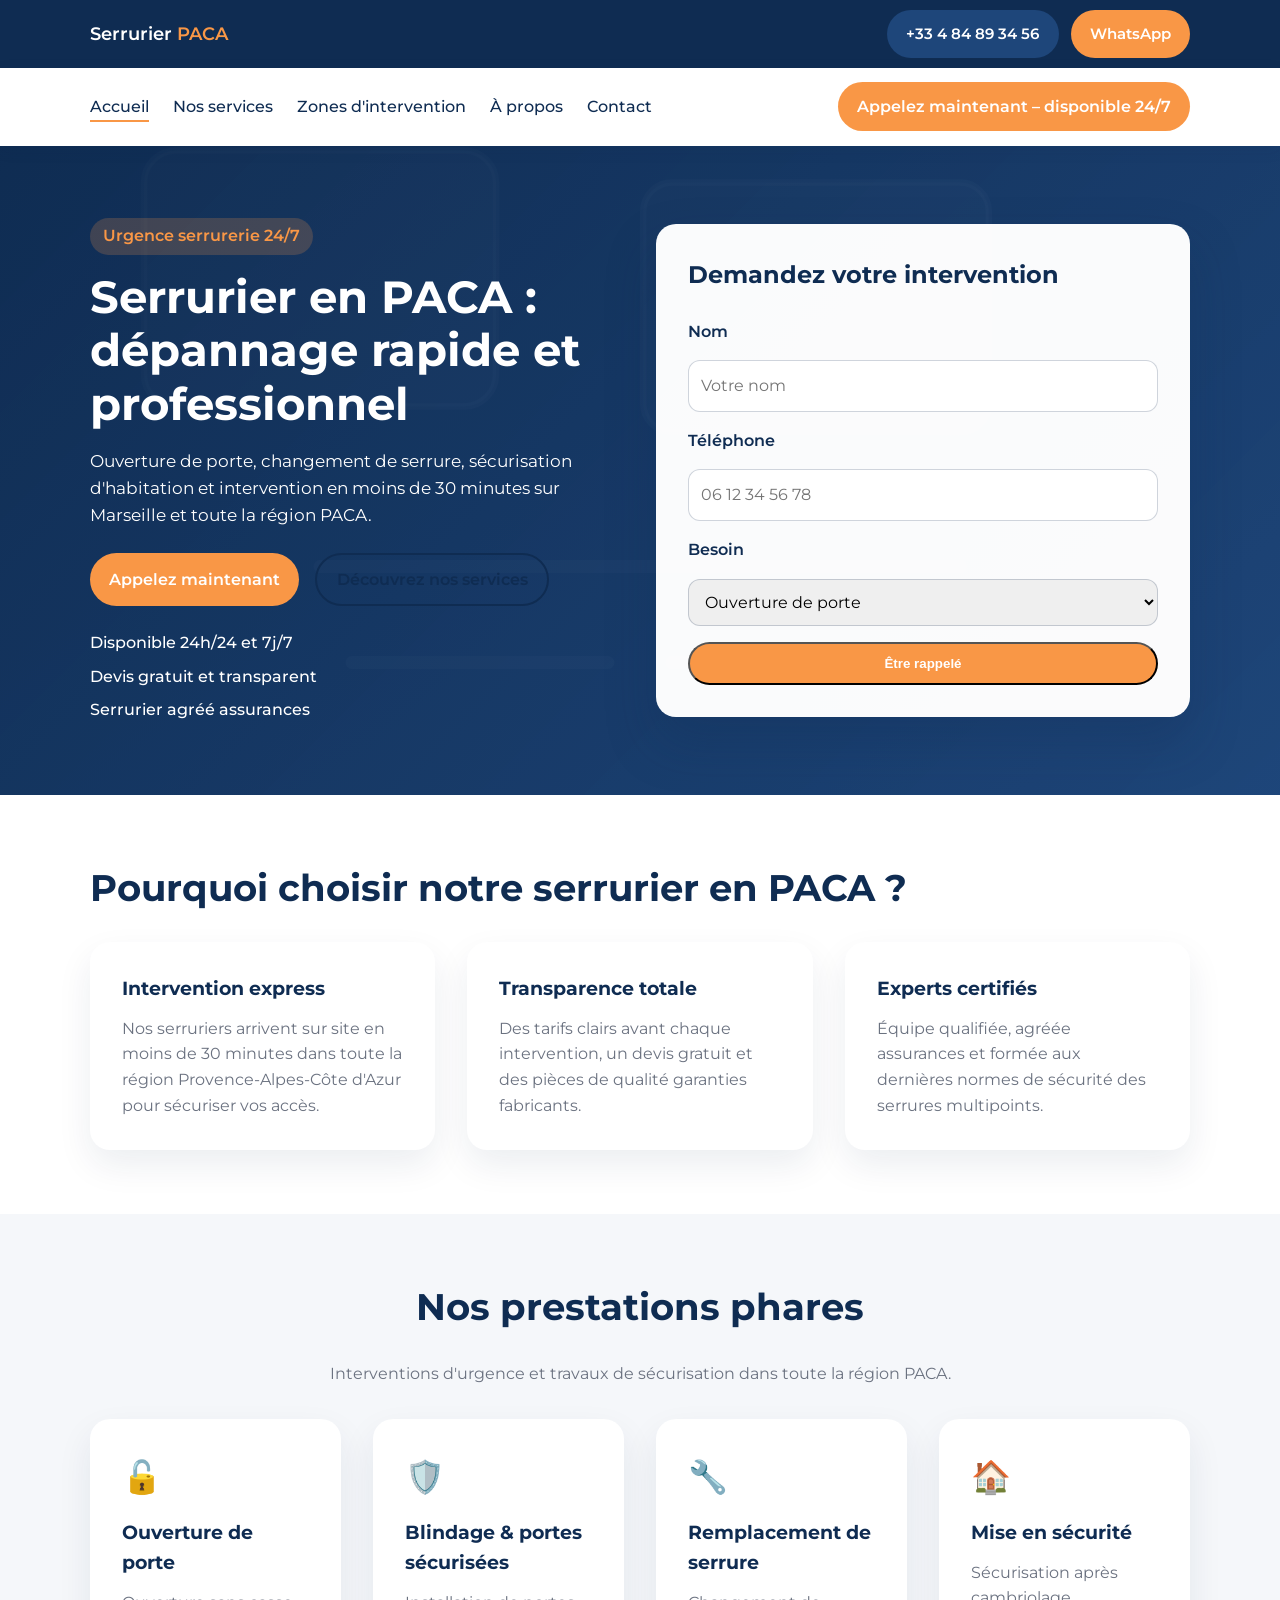
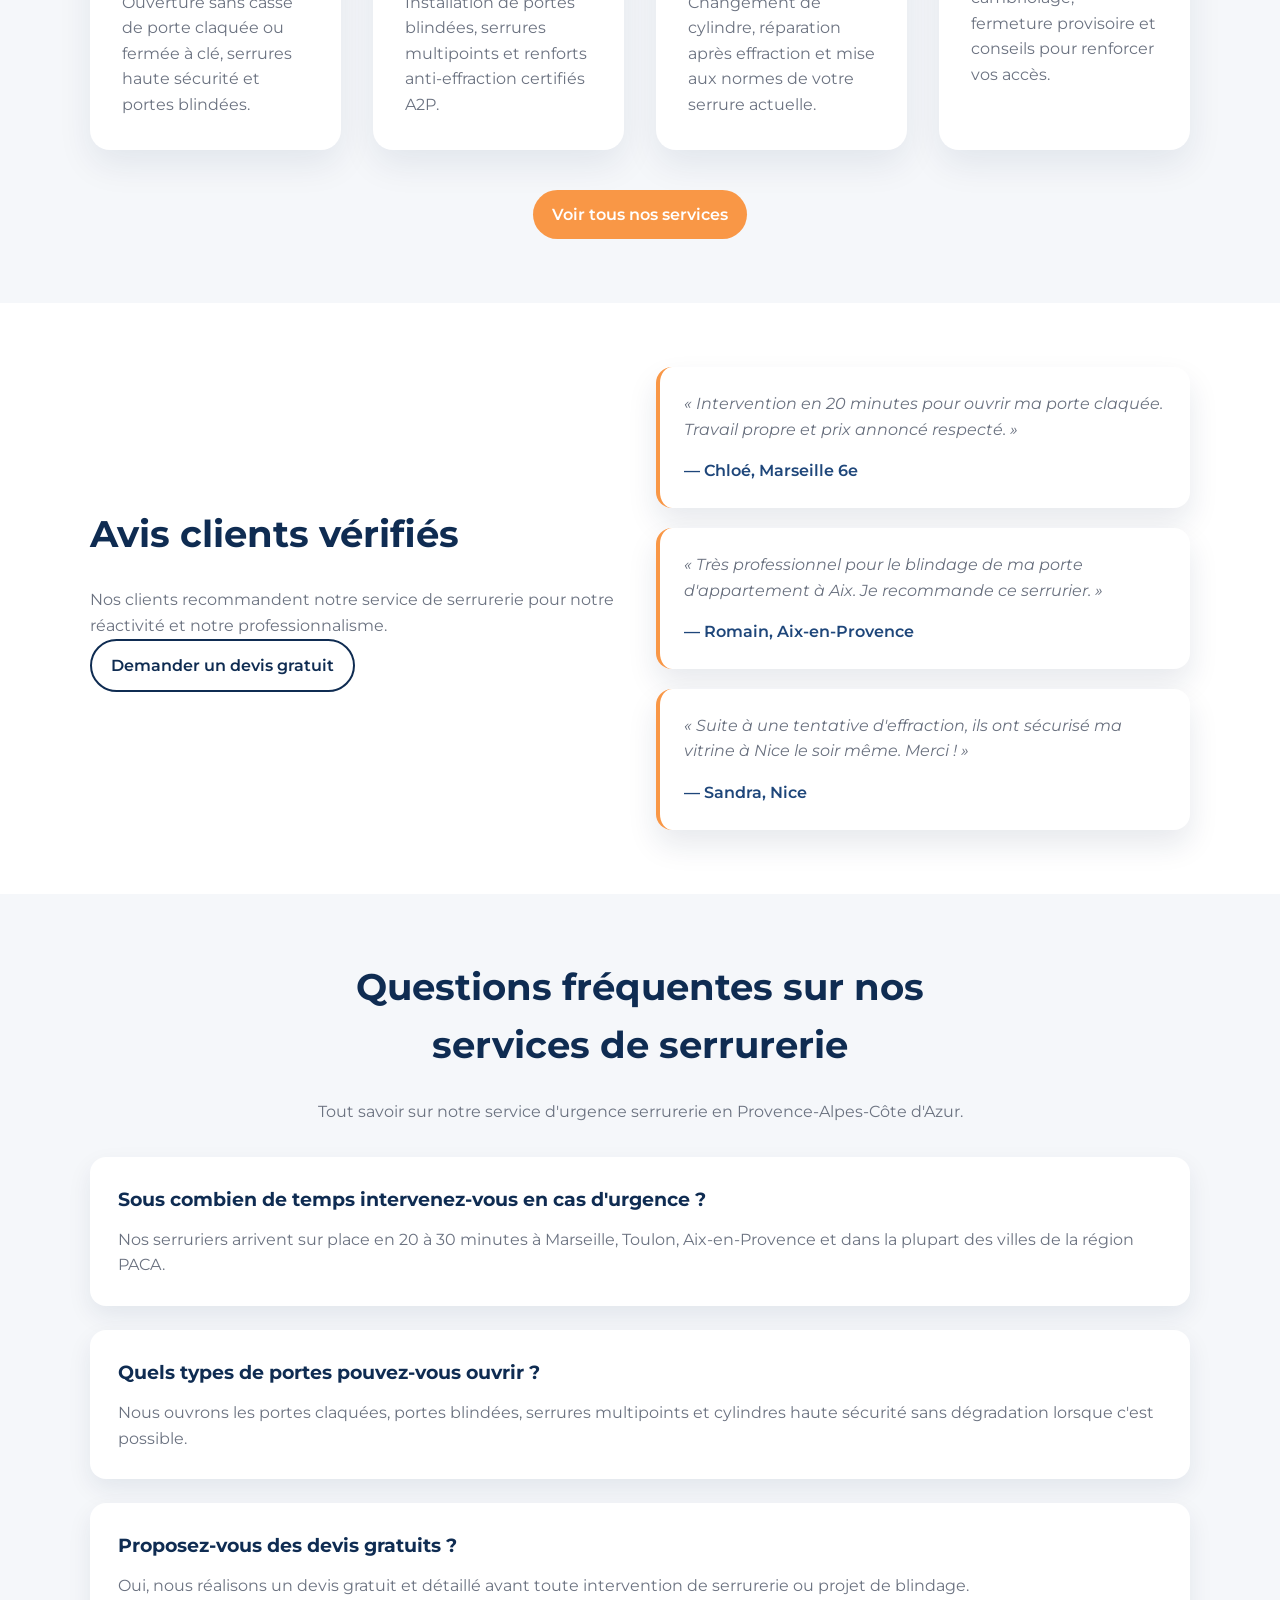
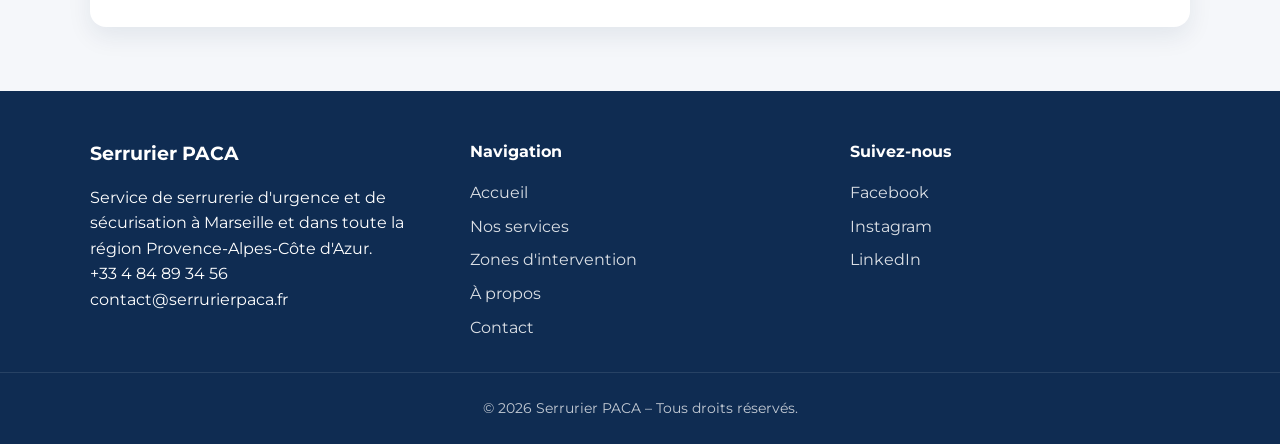
<file: index.html>
<!DOCTYPE html>
<html lang="fr">
<head>
  <meta charset="UTF-8" />
  <meta name="viewport" content="width=device-width, initial-scale=1.0" />
  <title>Serrurier PACA | Dépannage serrurerie 24/7 à Marseille et région</title>
  <meta name="description" content="Serrurier PACA : dépannage serrurerie 24/7 à Marseille et en région PACA. Ouverture de porte, changement de serrure, blindage et devis gratuit." />
  <link rel="preconnect" href="https://fonts.googleapis.com" />
  <link rel="preconnect" href="https://fonts.gstatic.com" crossorigin />
  <link href="https://fonts.googleapis.com/css2?family=Montserrat:wght@400;500;600;700&display=swap" rel="stylesheet" />
  <link rel="stylesheet" href="css/style.css" />
  <script type="application/ld+json">
  {
    "@context": "https://schema.org",
    "@type": "LocalBusiness",
    "name": "Serrurier PACA",
    "image": "https://serrurierpaca.fr/images/logo.png",
    "telephone": "+33 4 84 89 34 56",
    "areaServed": "Provence-Alpes-Côte d'Azur",
    "address": {
      "@type": "PostalAddress",
      "addressLocality": "Marseille",
      "addressRegion": "PACA",
      "postalCode": "13001",
      "addressCountry": "FR"
    },
    "openingHours": "Mo-Su 00:00-23:59",
    "url": "https://serrurierpaca.fr"
  }
  </script>
</head>
<body>
  <header class="top-bar">
    <div class="container flex between">
      <div class="logo">Serrurier <span>PACA</span></div>
      <div class="contact-bar">
        <a class="cta cta--secondary" href="tel:+33484893456">+33 4 84 89 34 56</a>
        <a class="cta" href="https://wa.me/33484893456" target="_blank" rel="noopener">WhatsApp</a>
      </div>
    </div>
  </header>

  <nav class="navbar">
    <div class="container flex between">
      <button class="menu-toggle" aria-expanded="false" aria-controls="primary-menu">☰</button>
      <ul id="primary-menu" class="nav-links">
        <li><a href="index.html" class="active">Accueil</a></li>
        <li><a href="services.html">Nos services</a></li>
        <li><a href="zones.html">Zones d'intervention</a></li>
        <li><a href="apropos.html">À propos</a></li>
        <li><a href="contact.html">Contact</a></li>
      </ul>
      <a class="cta" href="tel:+33484893456">Appelez maintenant – disponible 24/7</a>
    </div>
  </nav>

  <main>
    <section class="hero">
      <div class="container grid hero__grid">
        <div>
          <p class="badge">Urgence serrurerie 24/7</p>
          <h1>Serrurier en PACA : dépannage rapide et professionnel</h1>
          <p class="lead">Ouverture de porte, changement de serrure, sécurisation d'habitation et intervention en moins de 30 minutes sur Marseille et toute la région PACA.</p>
          <div class="cta-group">
            <a class="cta" href="tel:+33484893456">Appelez maintenant</a>
            <a class="cta cta--ghost" href="services.html">Découvrez nos services</a>
          </div>
          <ul class="reassurance">
            <li>Disponible 24h/24 et 7j/7</li>
            <li>Devis gratuit et transparent</li>
            <li>Serrurier agréé assurances</li>
          </ul>
        </div>
        <div class="hero__card">
          <h2>Demandez votre intervention</h2>
          <form class="hero__form" action="contact.html">
            <label for="hero-name">Nom</label>
            <input id="hero-name" type="text" name="name" placeholder="Votre nom" required />

            <label for="hero-phone">Téléphone</label>
            <input id="hero-phone" type="tel" name="phone" placeholder="06 12 34 56 78" required />

            <label for="hero-service">Besoin</label>
            <select id="hero-service" name="service">
              <option>Ouverture de porte</option>
              <option>Changement de serrure</option>
              <option>Blindage de porte</option>
              <option>Mise en sécurité après effraction</option>
            </select>

            <button type="submit" class="cta">Être rappelé</button>
          </form>
        </div>
      </div>
    </section>

    <section class="section">
      <div class="container">
        <h2>Pourquoi choisir notre serrurier en PACA&nbsp;?</h2>
        <div class="grid grid--3">
          <article class="card">
            <h3>Intervention express</h3>
            <p>Nos serruriers arrivent sur site en moins de 30 minutes dans toute la région Provence-Alpes-Côte d'Azur pour sécuriser vos accès.</p>
          </article>
          <article class="card">
            <h3>Transparence totale</h3>
            <p>Des tarifs clairs avant chaque intervention, un devis gratuit et des pièces de qualité garanties fabricants.</p>
          </article>
          <article class="card">
            <h3>Experts certifiés</h3>
            <p>Équipe qualifiée, agréée assurances et formée aux dernières normes de sécurité des serrures multipoints.</p>
          </article>
        </div>
      </div>
    </section>

    <section class="section section--alt">
      <div class="container">
        <div class="section-header">
          <h2>Nos prestations phares</h2>
          <p>Interventions d'urgence et travaux de sécurisation dans toute la région PACA.</p>
        </div>
        <div class="grid grid--4 services-grid">
          <article class="service-card">
            <div class="icon">🔓</div>
            <h3>Ouverture de porte</h3>
            <p>Ouverture sans casse de porte claquée ou fermée à clé, serrures haute sécurité et portes blindées.</p>
          </article>
          <article class="service-card">
            <div class="icon">🛡️</div>
            <h3>Blindage &amp; portes sécurisées</h3>
            <p>Installation de portes blindées, serrures multipoints et renforts anti-effraction certifiés A2P.</p>
          </article>
          <article class="service-card">
            <div class="icon">🔧</div>
            <h3>Remplacement de serrure</h3>
            <p>Changement de cylindre, réparation après effraction et mise aux normes de votre serrure actuelle.</p>
          </article>
          <article class="service-card">
            <div class="icon">🏠</div>
            <h3>Mise en sécurité</h3>
            <p>Sécurisation après cambriolage, fermeture provisoire et conseils pour renforcer vos accès.</p>
          </article>
        </div>
        <div class="cta-centered">
          <a class="cta" href="services.html">Voir tous nos services</a>
        </div>
      </div>
    </section>

    <section class="section">
      <div class="container grid testimonial-grid">
        <div>
          <h2>Avis clients vérifiés</h2>
          <p>Nos clients recommandent notre service de serrurerie pour notre réactivité et notre professionnalisme.</p>
          <a class="cta cta--ghost" href="contact.html#form">Demander un devis gratuit</a>
        </div>
        <div class="testimonials">
          <blockquote>
            <p>« Intervention en 20 minutes pour ouvrir ma porte claquée. Travail propre et prix annoncé respecté. »</p>
            <cite>— Chloé, Marseille 6e</cite>
          </blockquote>
          <blockquote>
            <p>« Très professionnel pour le blindage de ma porte d'appartement à Aix. Je recommande ce serrurier. »</p>
            <cite>— Romain, Aix-en-Provence</cite>
          </blockquote>
          <blockquote>
            <p>« Suite à une tentative d'effraction, ils ont sécurisé ma vitrine à Nice le soir même. Merci ! »</p>
            <cite>— Sandra, Nice</cite>
          </blockquote>
        </div>
      </div>
    </section>

    <section class="section section--alt">
      <div class="container">
        <div class="section-header">
          <h2>Questions fréquentes sur nos services de serrurerie</h2>
          <p>Tout savoir sur notre service d'urgence serrurerie en Provence-Alpes-Côte d'Azur.</p>
        </div>
        <div class="faq" itemscope itemtype="https://schema.org/FAQPage">
          <article class="faq-item" itemprop="mainEntity" itemscope itemtype="https://schema.org/Question">
            <h3 itemprop="name">Sous combien de temps intervenez-vous en cas d'urgence ?</h3>
            <div class="faq-answer" itemprop="acceptedAnswer" itemscope itemtype="https://schema.org/Answer">
              <p itemprop="text">Nos serruriers arrivent sur place en 20 à 30 minutes à Marseille, Toulon, Aix-en-Provence et dans la plupart des villes de la région PACA.</p>
            </div>
          </article>
          <article class="faq-item" itemprop="mainEntity" itemscope itemtype="https://schema.org/Question">
            <h3 itemprop="name">Quels types de portes pouvez-vous ouvrir ?</h3>
            <div class="faq-answer" itemprop="acceptedAnswer" itemscope itemtype="https://schema.org/Answer">
              <p itemprop="text">Nous ouvrons les portes claquées, portes blindées, serrures multipoints et cylindres haute sécurité sans dégradation lorsque c'est possible.</p>
            </div>
          </article>
          <article class="faq-item" itemprop="mainEntity" itemscope itemtype="https://schema.org/Question">
            <h3 itemprop="name">Proposez-vous des devis gratuits ?</h3>
            <div class="faq-answer" itemprop="acceptedAnswer" itemscope itemtype="https://schema.org/Answer">
              <p itemprop="text">Oui, nous réalisons un devis gratuit et détaillé avant toute intervention de serrurerie ou projet de blindage.</p>
            </div>
          </article>
        </div>
      </div>
    </section>
  </main>

  <footer class="footer">
    <div class="container grid footer-grid">
      <div>
        <h3>Serrurier PACA</h3>
        <p>Service de serrurerie d'urgence et de sécurisation à Marseille et dans toute la région Provence-Alpes-Côte d'Azur.</p>
        <p class="footer-contact">
          <a href="tel:+33484893456">+33 4 84 89 34 56</a><br />
          <a href="mailto:contact@serrurierpaca.fr">contact@serrurierpaca.fr</a>
        </p>
      </div>
      <div>
        <h4>Navigation</h4>
        <ul class="footer-links">
          <li><a href="index.html">Accueil</a></li>
          <li><a href="services.html">Nos services</a></li>
          <li><a href="zones.html">Zones d'intervention</a></li>
          <li><a href="apropos.html">À propos</a></li>
          <li><a href="contact.html">Contact</a></li>
        </ul>
      </div>
      <div>
        <h4>Suivez-nous</h4>
        <ul class="footer-links">
          <li><a href="https://www.facebook.com" target="_blank" rel="noopener">Facebook</a></li>
          <li><a href="https://www.instagram.com" target="_blank" rel="noopener">Instagram</a></li>
          <li><a href="https://www.linkedin.com" target="_blank" rel="noopener">LinkedIn</a></li>
        </ul>
      </div>
    </div>
    <div class="footer-bottom">
      <p>&copy; <span id="current-year"></span> Serrurier PACA – Tous droits réservés.</p>
    </div>
  </footer>

  <script>
    const menuToggle = document.querySelector('.menu-toggle');
    const navLinks = document.querySelector('#primary-menu');
    menuToggle.addEventListener('click', () => {
      const expanded = menuToggle.getAttribute('aria-expanded') === 'true';
      menuToggle.setAttribute('aria-expanded', !expanded);
      navLinks.classList.toggle('nav-links--open');
    });

    document.getElementById('current-year').textContent = new Date().getFullYear();
  </script>
</body>
</html>
</file>
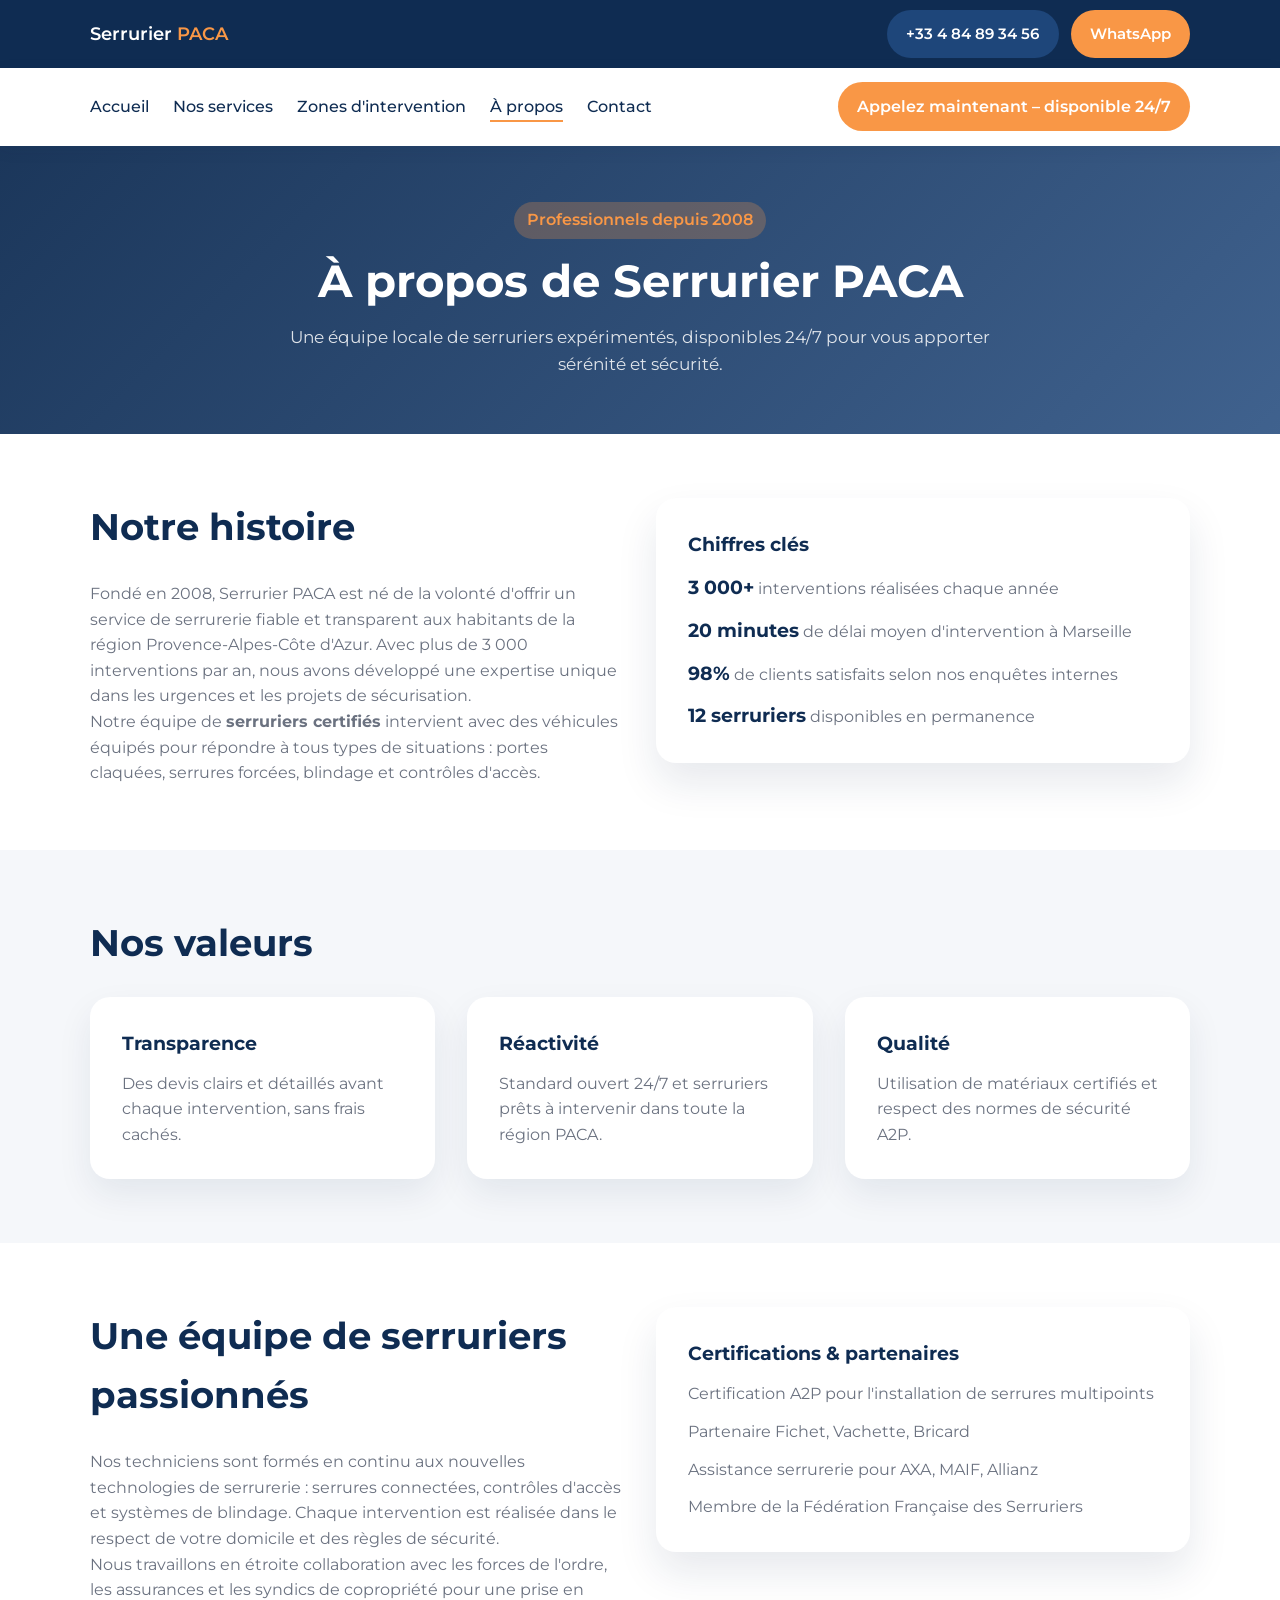
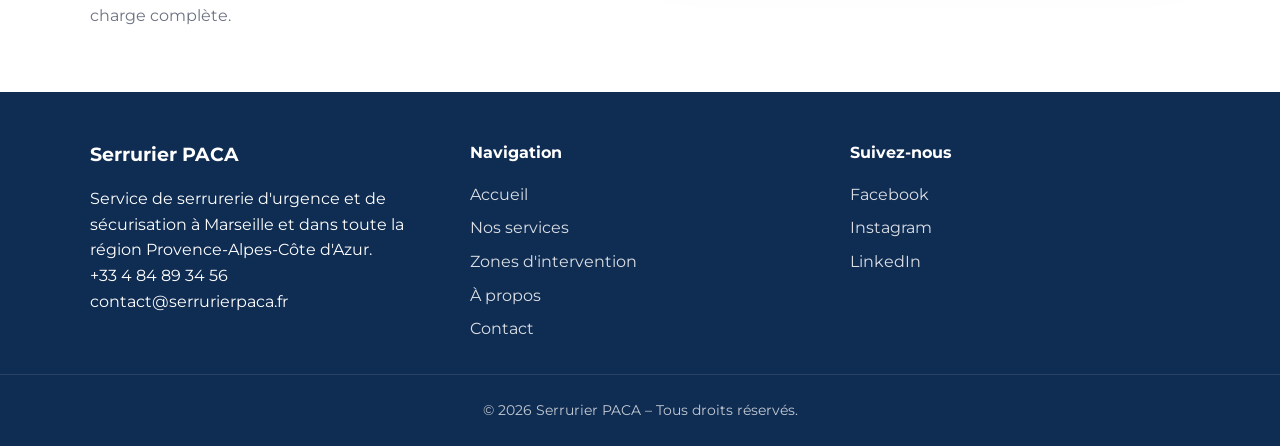
<file: apropos.html>
<!DOCTYPE html>
<html lang="fr">
<head>
  <meta charset="UTF-8" />
  <meta name="viewport" content="width=device-width, initial-scale=1.0" />
  <title>À propos de Serrurier PACA | Expertise et valeurs</title>
  <meta name="description" content="Découvrez Serrurier PACA : équipe de serruriers expérimentés, certifiés et disponibles 24/7 pour toute urgence serrurerie à Marseille et en PACA." />
  <link rel="preconnect" href="https://fonts.googleapis.com" />
  <link rel="preconnect" href="https://fonts.gstatic.com" crossorigin />
  <link href="https://fonts.googleapis.com/css2?family=Montserrat:wght@400;500;600;700&display=swap" rel="stylesheet" />
  <link rel="stylesheet" href="css/style.css" />
</head>
<body>
  <header class="top-bar">
    <div class="container flex between">
      <div class="logo">Serrurier <span>PACA</span></div>
      <div class="contact-bar">
        <a class="cta cta--secondary" href="tel:+33484893456">+33 4 84 89 34 56</a>
        <a class="cta" href="https://wa.me/33484893456" target="_blank" rel="noopener">WhatsApp</a>
      </div>
    </div>
  </header>

  <nav class="navbar">
    <div class="container flex between">
      <button class="menu-toggle" aria-expanded="false" aria-controls="primary-menu">☰</button>
      <ul id="primary-menu" class="nav-links">
        <li><a href="index.html">Accueil</a></li>
        <li><a href="services.html">Nos services</a></li>
        <li><a href="zones.html">Zones d'intervention</a></li>
        <li><a href="apropos.html" class="active">À propos</a></li>
        <li><a href="contact.html">Contact</a></li>
      </ul>
      <a class="cta" href="tel:+33484893456">Appelez maintenant – disponible 24/7</a>
    </div>
  </nav>

  <main>
    <section class="hero hero--inner">
      <div class="container">
        <p class="badge">Professionnels depuis 2008</p>
        <h1>À propos de Serrurier PACA</h1>
        <p class="lead">Une équipe locale de serruriers expérimentés, disponibles 24/7 pour vous apporter sérénité et sécurité.</p>
      </div>
    </section>

    <section class="section">
      <div class="container grid about-grid">
        <div>
          <h2>Notre histoire</h2>
          <p>Fondé en 2008, Serrurier PACA est né de la volonté d'offrir un service de serrurerie fiable et transparent aux habitants de la région Provence-Alpes-Côte d'Azur. Avec plus de 3 000 interventions par an, nous avons développé une expertise unique dans les urgences et les projets de sécurisation.</p>
          <p>Notre équipe de <strong>serruriers certifiés</strong> intervient avec des véhicules équipés pour répondre à tous types de situations : portes claquées, serrures forcées, blindage et contrôles d'accès.</p>
        </div>
        <div class="card about-card">
          <h3>Chiffres clés</h3>
          <ul class="about-stats">
            <li><strong>3 000+</strong> interventions réalisées chaque année</li>
            <li><strong>20 minutes</strong> de délai moyen d'intervention à Marseille</li>
            <li><strong>98%</strong> de clients satisfaits selon nos enquêtes internes</li>
            <li><strong>12 serruriers</strong> disponibles en permanence</li>
          </ul>
        </div>
      </div>
    </section>

    <section class="section section--alt">
      <div class="container">
        <h2>Nos valeurs</h2>
        <div class="grid grid--3">
          <article class="card">
            <h3>Transparence</h3>
            <p>Des devis clairs et détaillés avant chaque intervention, sans frais cachés.</p>
          </article>
          <article class="card">
            <h3>Réactivité</h3>
            <p>Standard ouvert 24/7 et serruriers prêts à intervenir dans toute la région PACA.</p>
          </article>
          <article class="card">
            <h3>Qualité</h3>
            <p>Utilisation de matériaux certifiés et respect des normes de sécurité A2P.</p>
          </article>
        </div>
      </div>
    </section>

    <section class="section">
      <div class="container grid team-grid">
        <div>
          <h2>Une équipe de serruriers passionnés</h2>
          <p>Nos techniciens sont formés en continu aux nouvelles technologies de serrurerie : serrures connectées, contrôles d'accès et systèmes de blindage. Chaque intervention est réalisée dans le respect de votre domicile et des règles de sécurité.</p>
          <p>Nous travaillons en étroite collaboration avec les forces de l'ordre, les assurances et les syndics de copropriété pour une prise en charge complète.</p>
        </div>
        <div class="card about-card">
          <h3>Certifications &amp; partenaires</h3>
          <ul class="about-stats">
            <li>Certification A2P pour l'installation de serrures multipoints</li>
            <li>Partenaire Fichet, Vachette, Bricard</li>
            <li>Assistance serrurerie pour AXA, MAIF, Allianz</li>
            <li>Membre de la Fédération Française des Serruriers</li>
          </ul>
        </div>
      </div>
    </section>
  </main>

  <footer class="footer">
    <div class="container grid footer-grid">
      <div>
        <h3>Serrurier PACA</h3>
        <p>Service de serrurerie d'urgence et de sécurisation à Marseille et dans toute la région Provence-Alpes-Côte d'Azur.</p>
        <p class="footer-contact">
          <a href="tel:+33484893456">+33 4 84 89 34 56</a><br />
          <a href="mailto:contact@serrurierpaca.fr">contact@serrurierpaca.fr</a>
        </p>
      </div>
      <div>
        <h4>Navigation</h4>
        <ul class="footer-links">
          <li><a href="index.html">Accueil</a></li>
          <li><a href="services.html">Nos services</a></li>
          <li><a href="zones.html">Zones d'intervention</a></li>
          <li><a href="apropos.html">À propos</a></li>
          <li><a href="contact.html">Contact</a></li>
        </ul>
      </div>
      <div>
        <h4>Suivez-nous</h4>
        <ul class="footer-links">
          <li><a href="https://www.facebook.com" target="_blank" rel="noopener">Facebook</a></li>
          <li><a href="https://www.instagram.com" target="_blank" rel="noopener">Instagram</a></li>
          <li><a href="https://www.linkedin.com" target="_blank" rel="noopener">LinkedIn</a></li>
        </ul>
      </div>
    </div>
    <div class="footer-bottom">
      <p>&copy; <span id="current-year"></span> Serrurier PACA – Tous droits réservés.</p>
    </div>
  </footer>

  <script>
    const menuToggle = document.querySelector('.menu-toggle');
    const navLinks = document.querySelector('#primary-menu');
    menuToggle.addEventListener('click', () => {
      const expanded = menuToggle.getAttribute('aria-expanded') === 'true';
      menuToggle.setAttribute('aria-expanded', !expanded);
      navLinks.classList.toggle('nav-links--open');
    });

    document.getElementById('current-year').textContent = new Date().getFullYear();
  </script>
</body>
</html>
</file>
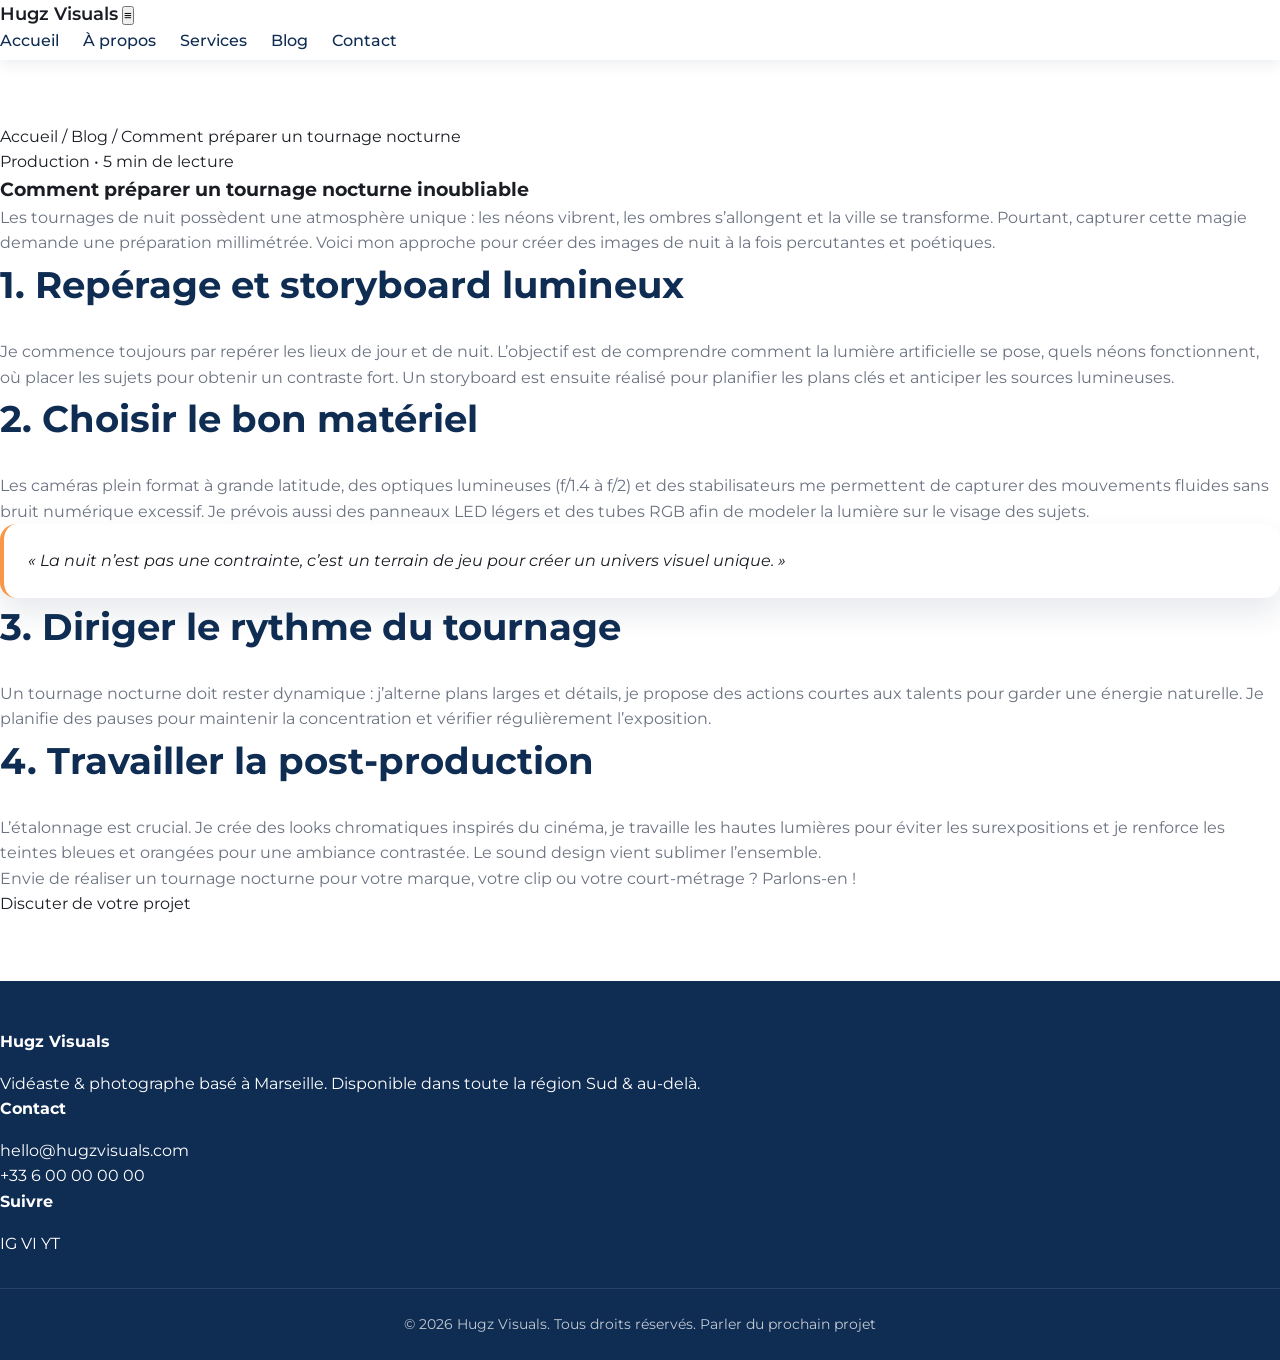
<file: blog-post.html>
<!DOCTYPE html>
<html lang="fr">
<head>
  <meta charset="UTF-8" />
  <meta name="viewport" content="width=device-width, initial-scale=1.0" />
  <title>Comment préparer un tournage nocturne inoubliable — Blog Hugz Visuals</title>
  <meta name="description" content="Conseils pratiques pour réussir un tournage de nuit : repérage, matériel, éclairages et direction artistique par Hugz Visuals." />
  <link rel="preconnect" href="https://fonts.googleapis.com" />
  <link rel="preconnect" href="https://fonts.gstatic.com" crossorigin />
  <link href="https://fonts.googleapis.com/css2?family=Inter:wght@400;500;600;700&family=Montserrat:wght@600;700;800&display=swap" rel="stylesheet" />
  <link rel="stylesheet" href="css/style.css" />
</head>
<body>
  <header>
    <nav class="navbar">
      <a href="index.html" class="logo">Hugz Visuals</a>
      <button class="mobile-toggle" aria-label="Ouvrir le menu" aria-expanded="false">
        <span class="material-symbols-outlined">≡</span>
      </button>
      <div class="nav-links">
        <a href="index.html">Accueil</a>
        <a href="about.html">À propos</a>
        <a href="services.html">Services</a>
        <a href="blog.html">Blog</a>
        <a href="contact.html" class="btn">Contact</a>
      </div>
    </nav>
  </header>
  <main>
    <section class="section">
      <div class="main-wrapper">
        <nav aria-label="Fil d’Ariane" class="breadcrumbs">
          <a href="index.html">Accueil</a>
          <span>/</span>
          <a href="blog.html">Blog</a>
          <span>/</span>
          <span>Comment préparer un tournage nocturne</span>
        </nav>
        <article class="article-wrapper">
          <header>
            <span class="meta">Production • 5 min de lecture</span>
            <h1>Comment préparer un tournage nocturne inoubliable</h1>
          </header>
          <p>Les tournages de nuit possèdent une atmosphère unique : les néons vibrent, les ombres s’allongent et la ville se transforme. Pourtant, capturer cette magie demande une préparation millimétrée. Voici mon approche pour créer des images de nuit à la fois percutantes et poétiques.</p>
          <h2>1. Repérage et storyboard lumineux</h2>
          <p>Je commence toujours par repérer les lieux de jour et de nuit. L’objectif est de comprendre comment la lumière artificielle se pose, quels néons fonctionnent, où placer les sujets pour obtenir un contraste fort. Un storyboard est ensuite réalisé pour planifier les plans clés et anticiper les sources lumineuses.</p>
          <h2>2. Choisir le bon matériel</h2>
          <p>Les caméras plein format à grande latitude, des optiques lumineuses (f/1.4 à f/2) et des stabilisateurs me permettent de capturer des mouvements fluides sans bruit numérique excessif. Je prévois aussi des panneaux LED légers et des tubes RGB afin de modeler la lumière sur le visage des sujets.</p>
          <blockquote>« La nuit n’est pas une contrainte, c’est un terrain de jeu pour créer un univers visuel unique. »</blockquote>
          <h2>3. Diriger le rythme du tournage</h2>
          <p>Un tournage nocturne doit rester dynamique : j’alterne plans larges et détails, je propose des actions courtes aux talents pour garder une énergie naturelle. Je planifie des pauses pour maintenir la concentration et vérifier régulièrement l’exposition.</p>
          <h2>4. Travailler la post-production</h2>
          <p>L’étalonnage est crucial. Je crée des looks chromatiques inspirés du cinéma, je travaille les hautes lumières pour éviter les surexpositions et je renforce les teintes bleues et orangées pour une ambiance contrastée. Le sound design vient sublimer l’ensemble.</p>
          <p>Envie de réaliser un tournage nocturne pour votre marque, votre clip ou votre court-métrage ? Parlons-en !</p>
          <div class="cta-wrap">
            <a href="contact.html" class="btn">Discuter de votre projet</a>
          </div>
        </article>
      </div>
    </section>
  </main>

  <footer class="footer">
    <div class="inner">
      <div class="footer-top">
        <div>
          <h4>Hugz Visuals</h4>
          <p>Vidéaste & photographe basé à Marseille. Disponible dans toute la région Sud & au-delà.</p>
        </div>
        <div>
          <h4>Contact</h4>
          <p><a href="mailto:hello@hugzvisuals.com">hello@hugzvisuals.com</a></p>
          <p><a href="tel:+33600000000">+33 6 00 00 00 00</a></p>
        </div>
        <div>
          <h4>Suivre</h4>
          <div class="social-links">
            <a href="#" aria-label="Instagram">IG</a>
            <a href="#" aria-label="Vimeo">VI</a>
            <a href="#" aria-label="YouTube">YT</a>
          </div>
        </div>
      </div>
      <div class="footer-bottom">
        <span>© <span id="year">2024</span> Hugz Visuals. Tous droits réservés.</span>
        <a href="mailto:hello@hugzvisuals.com">Parler du prochain projet</a>
      </div>
    </div>
  </footer>
  <script src="js/main.js" defer></script>
</body>
</html>
</file>
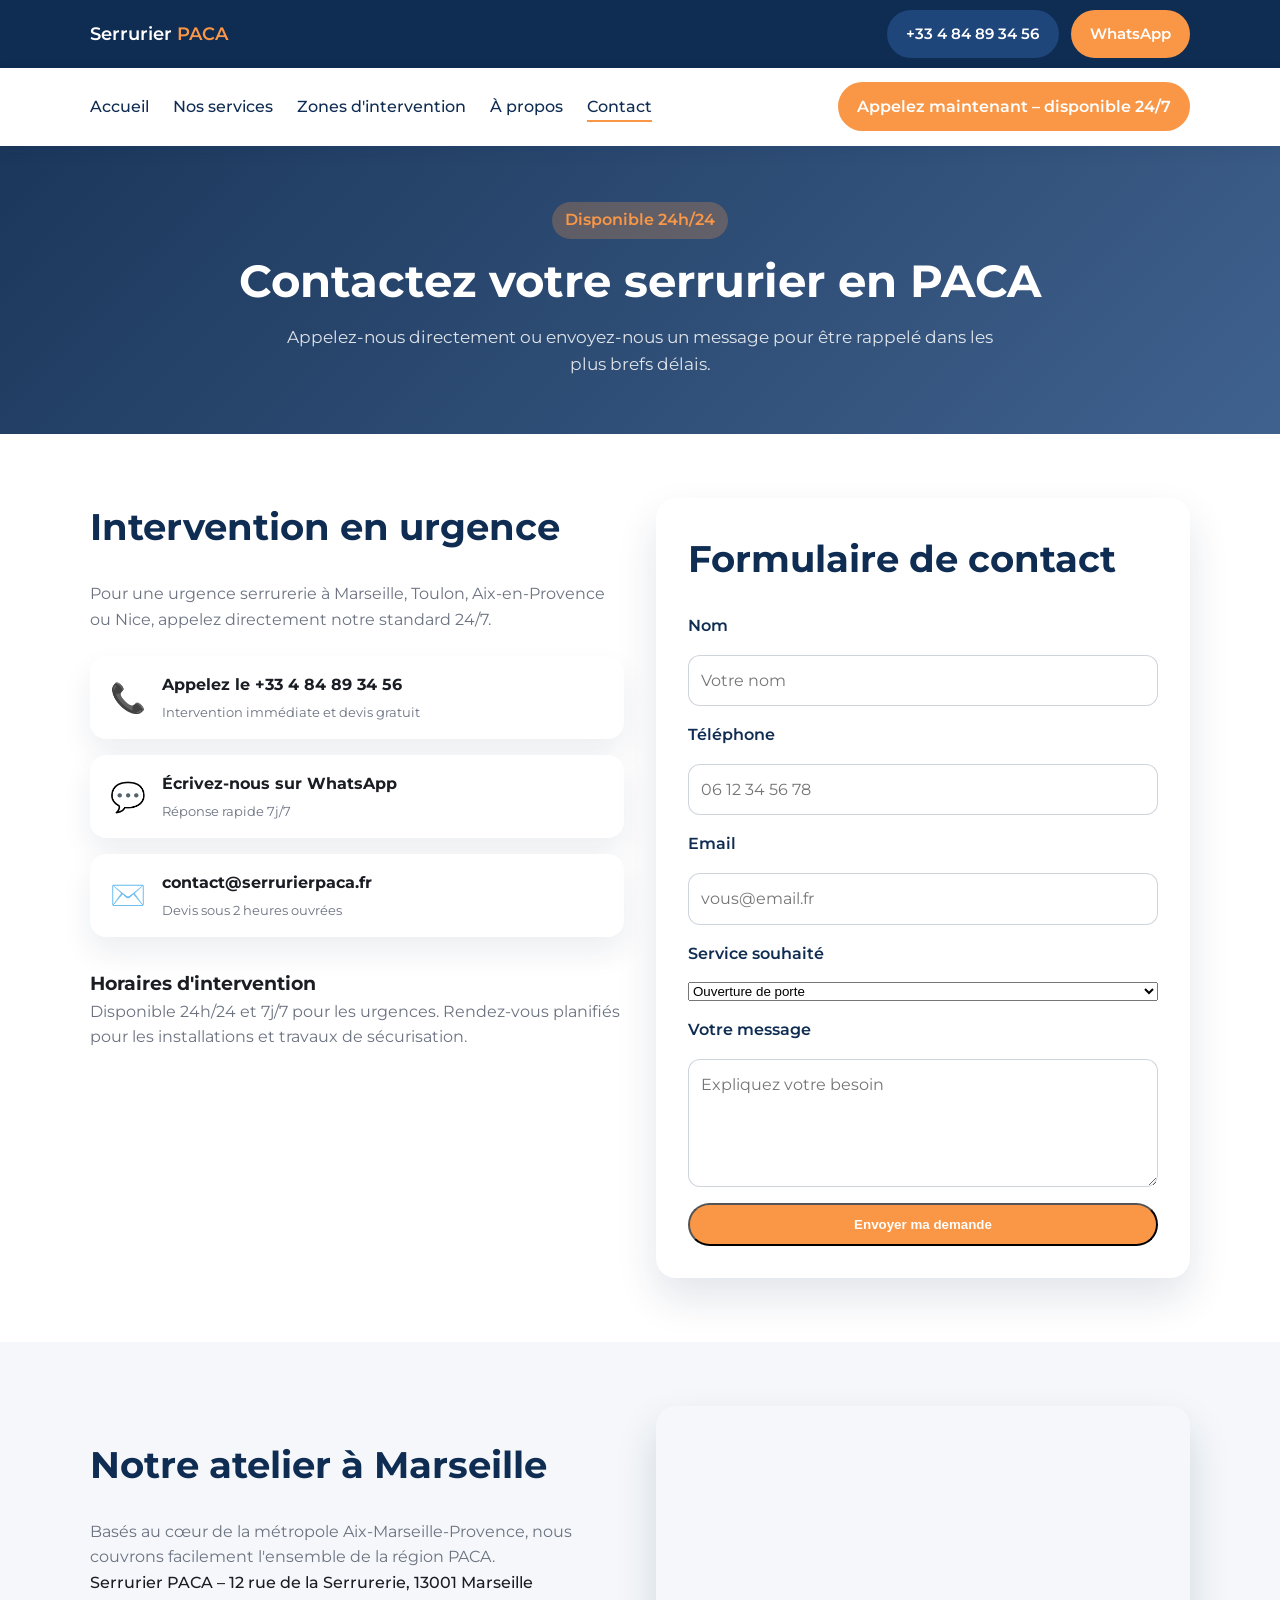
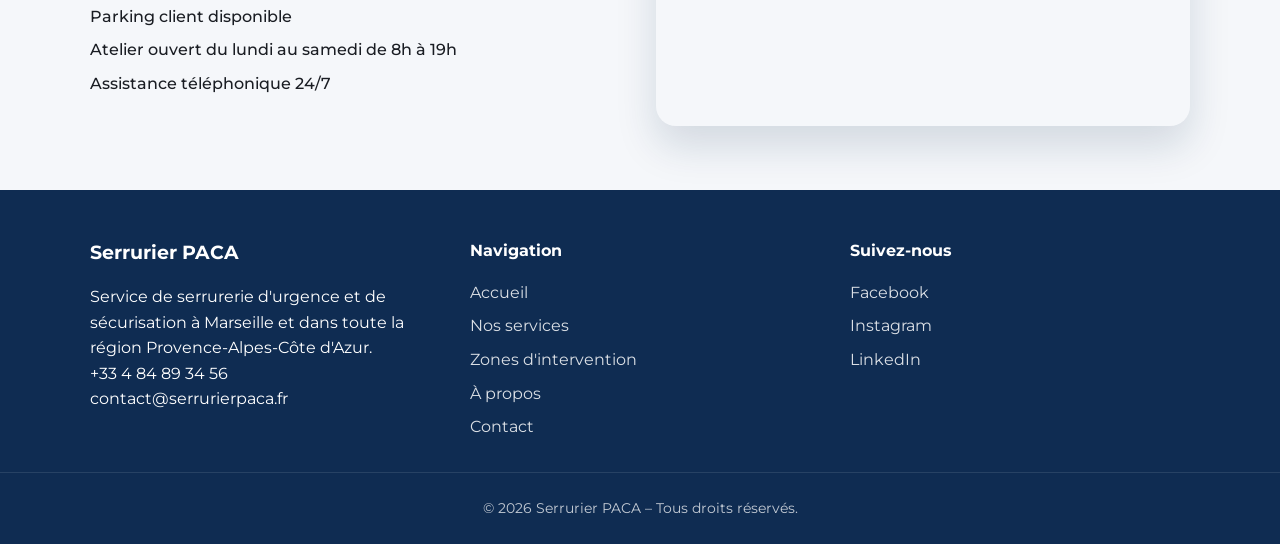
<file: contact.html>
<!DOCTYPE html>
<html lang="fr">
<head>
  <meta charset="UTF-8" />
  <meta name="viewport" content="width=device-width, initial-scale=1.0" />
  <title>Contact Serrurier PACA | Intervention 24/7</title>
  <meta name="description" content="Contactez Serrurier PACA pour un dépannage serrurerie 24/7 à Marseille et en région PACA. Téléphone, WhatsApp ou formulaire de contact rapide." />
  <link rel="preconnect" href="https://fonts.googleapis.com" />
  <link rel="preconnect" href="https://fonts.gstatic.com" crossorigin />
  <link href="https://fonts.googleapis.com/css2?family=Montserrat:wght@400;500;600;700&display=swap" rel="stylesheet" />
  <link rel="stylesheet" href="css/style.css" />
</head>
<body>
  <header class="top-bar">
    <div class="container flex between">
      <div class="logo">Serrurier <span>PACA</span></div>
      <div class="contact-bar">
        <a class="cta cta--secondary" href="tel:+33484893456">+33 4 84 89 34 56</a>
        <a class="cta" href="https://wa.me/33484893456" target="_blank" rel="noopener">WhatsApp</a>
      </div>
    </div>
  </header>

  <nav class="navbar">
    <div class="container flex between">
      <button class="menu-toggle" aria-expanded="false" aria-controls="primary-menu">☰</button>
      <ul id="primary-menu" class="nav-links">
        <li><a href="index.html">Accueil</a></li>
        <li><a href="services.html">Nos services</a></li>
        <li><a href="zones.html">Zones d'intervention</a></li>
        <li><a href="apropos.html">À propos</a></li>
        <li><a href="contact.html" class="active">Contact</a></li>
      </ul>
      <a class="cta" href="tel:+33484893456">Appelez maintenant – disponible 24/7</a>
    </div>
  </nav>

  <main>
    <section class="hero hero--inner">
      <div class="container">
        <p class="badge">Disponible 24h/24</p>
        <h1>Contactez votre serrurier en PACA</h1>
        <p class="lead">Appelez-nous directement ou envoyez-nous un message pour être rappelé dans les plus brefs délais.</p>
      </div>
    </section>

    <section class="section" id="form">
      <div class="container grid contact-grid">
        <div>
          <h2>Intervention en urgence</h2>
          <p>Pour une urgence serrurerie à Marseille, Toulon, Aix-en-Provence ou Nice, appelez directement notre standard 24/7.</p>
          <div class="contact-cards">
            <a class="contact-card" href="tel:+33484893456">
              <span class="icon">📞</span>
              <span>
                <strong>Appelez le +33 4 84 89 34 56</strong>
                <small>Intervention immédiate et devis gratuit</small>
              </span>
            </a>
            <a class="contact-card" href="https://wa.me/33484893456" target="_blank" rel="noopener">
              <span class="icon">💬</span>
              <span>
                <strong>Écrivez-nous sur WhatsApp</strong>
                <small>Réponse rapide 7j/7</small>
              </span>
            </a>
            <a class="contact-card" href="mailto:contact@serrurierpaca.fr">
              <span class="icon">✉️</span>
              <span>
                <strong>contact@serrurierpaca.fr</strong>
                <small>Devis sous 2 heures ouvrées</small>
              </span>
            </a>
          </div>
          <h3>Horaires d'intervention</h3>
          <p>Disponible 24h/24 et 7j/7 pour les urgences. Rendez-vous planifiés pour les installations et travaux de sécurisation.</p>
        </div>
        <div class="form-card">
          <h2>Formulaire de contact</h2>
          <form class="form" action="#" method="post">
            <label for="name">Nom</label>
            <input id="name" name="name" type="text" placeholder="Votre nom" required />

            <label for="phone">Téléphone</label>
            <input id="phone" name="phone" type="tel" placeholder="06 12 34 56 78" required />

            <label for="email">Email</label>
            <input id="email" name="email" type="email" placeholder="vous@email.fr" required />

            <label for="service">Service souhaité</label>
            <select id="service" name="service">
              <option>Ouverture de porte</option>
              <option>Changement de serrure</option>
              <option>Installation de porte blindée</option>
              <option>Maintenance / Contrat</option>
            </select>

            <label for="message">Votre message</label>
            <textarea id="message" name="message" rows="4" placeholder="Expliquez votre besoin"></textarea>

            <button type="submit" class="cta">Envoyer ma demande</button>
          </form>
        </div>
      </div>
    </section>

    <section class="section section--alt">
      <div class="container grid map-grid">
        <div>
          <h2>Notre atelier à Marseille</h2>
          <p>Basés au cœur de la métropole Aix-Marseille-Provence, nous couvrons facilement l'ensemble de la région PACA.</p>
          <ul class="reassurance">
            <li>Serrurier PACA – 12 rue de la Serrurerie, 13001 Marseille</li>
            <li>Parking client disponible</li>
            <li>Atelier ouvert du lundi au samedi de 8h à 19h</li>
            <li>Assistance téléphonique 24/7</li>
          </ul>
        </div>
        <div class="map-wrapper">
          <iframe title="Atelier Serrurier PACA" src="https://www.google.com/maps/embed?pb=!1m18!1m12!1m3!1d89714.24830546712!2d5.3178943!3d43.2961743!2m3!1f0!2f0!3f0!3m2!1i1024!2i768!4f13.1!3m3!1m2!1s0x12c9bf3599a0193f%3A0x40819a5fd9792c0!2sMarseille!5e0!3m2!1sfr!2sfr!4v1700000000001!5m2!1sfr!2sfr" width="100%" height="320" style="border:0;" allowfullscreen="" loading="lazy" referrerpolicy="no-referrer-when-downgrade"></iframe>
        </div>
      </div>
    </section>
  </main>

  <footer class="footer">
    <div class="container grid footer-grid">
      <div>
        <h3>Serrurier PACA</h3>
        <p>Service de serrurerie d'urgence et de sécurisation à Marseille et dans toute la région Provence-Alpes-Côte d'Azur.</p>
        <p class="footer-contact">
          <a href="tel:+33484893456">+33 4 84 89 34 56</a><br />
          <a href="mailto:contact@serrurierpaca.fr">contact@serrurierpaca.fr</a>
        </p>
      </div>
      <div>
        <h4>Navigation</h4>
        <ul class="footer-links">
          <li><a href="index.html">Accueil</a></li>
          <li><a href="services.html">Nos services</a></li>
          <li><a href="zones.html">Zones d'intervention</a></li>
          <li><a href="apropos.html">À propos</a></li>
          <li><a href="contact.html">Contact</a></li>
        </ul>
      </div>
      <div>
        <h4>Suivez-nous</h4>
        <ul class="footer-links">
          <li><a href="https://www.facebook.com" target="_blank" rel="noopener">Facebook</a></li>
          <li><a href="https://www.instagram.com" target="_blank" rel="noopener">Instagram</a></li>
          <li><a href="https://www.linkedin.com" target="_blank" rel="noopener">LinkedIn</a></li>
        </ul>
      </div>
    </div>
    <div class="footer-bottom">
      <p>&copy; <span id="current-year"></span> Serrurier PACA – Tous droits réservés.</p>
    </div>
  </footer>

  <script>
    const menuToggle = document.querySelector('.menu-toggle');
    const navLinks = document.querySelector('#primary-menu');
    menuToggle.addEventListener('click', () => {
      const expanded = menuToggle.getAttribute('aria-expanded') === 'true';
      menuToggle.setAttribute('aria-expanded', !expanded);
      navLinks.classList.toggle('nav-links--open');
    });

    document.getElementById('current-year').textContent = new Date().getFullYear();
  </script>
</body>
</html>
</file>
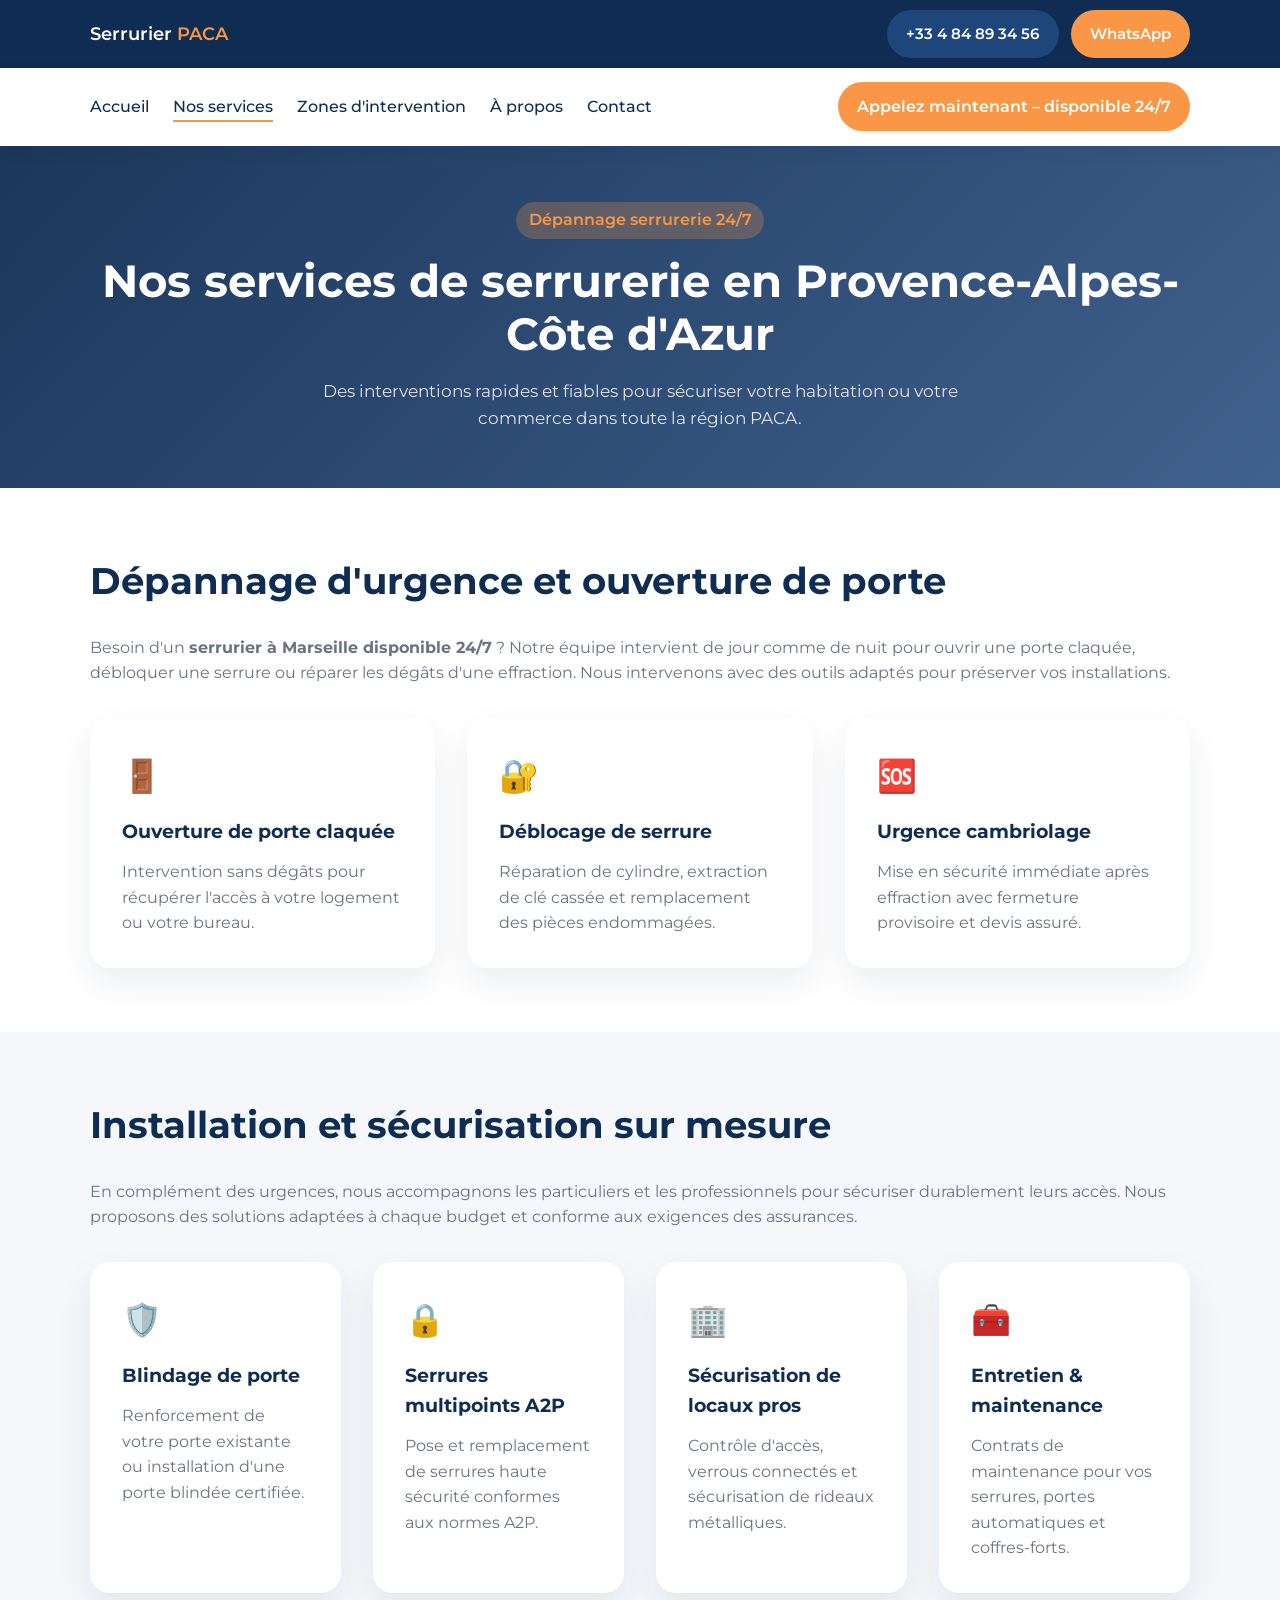
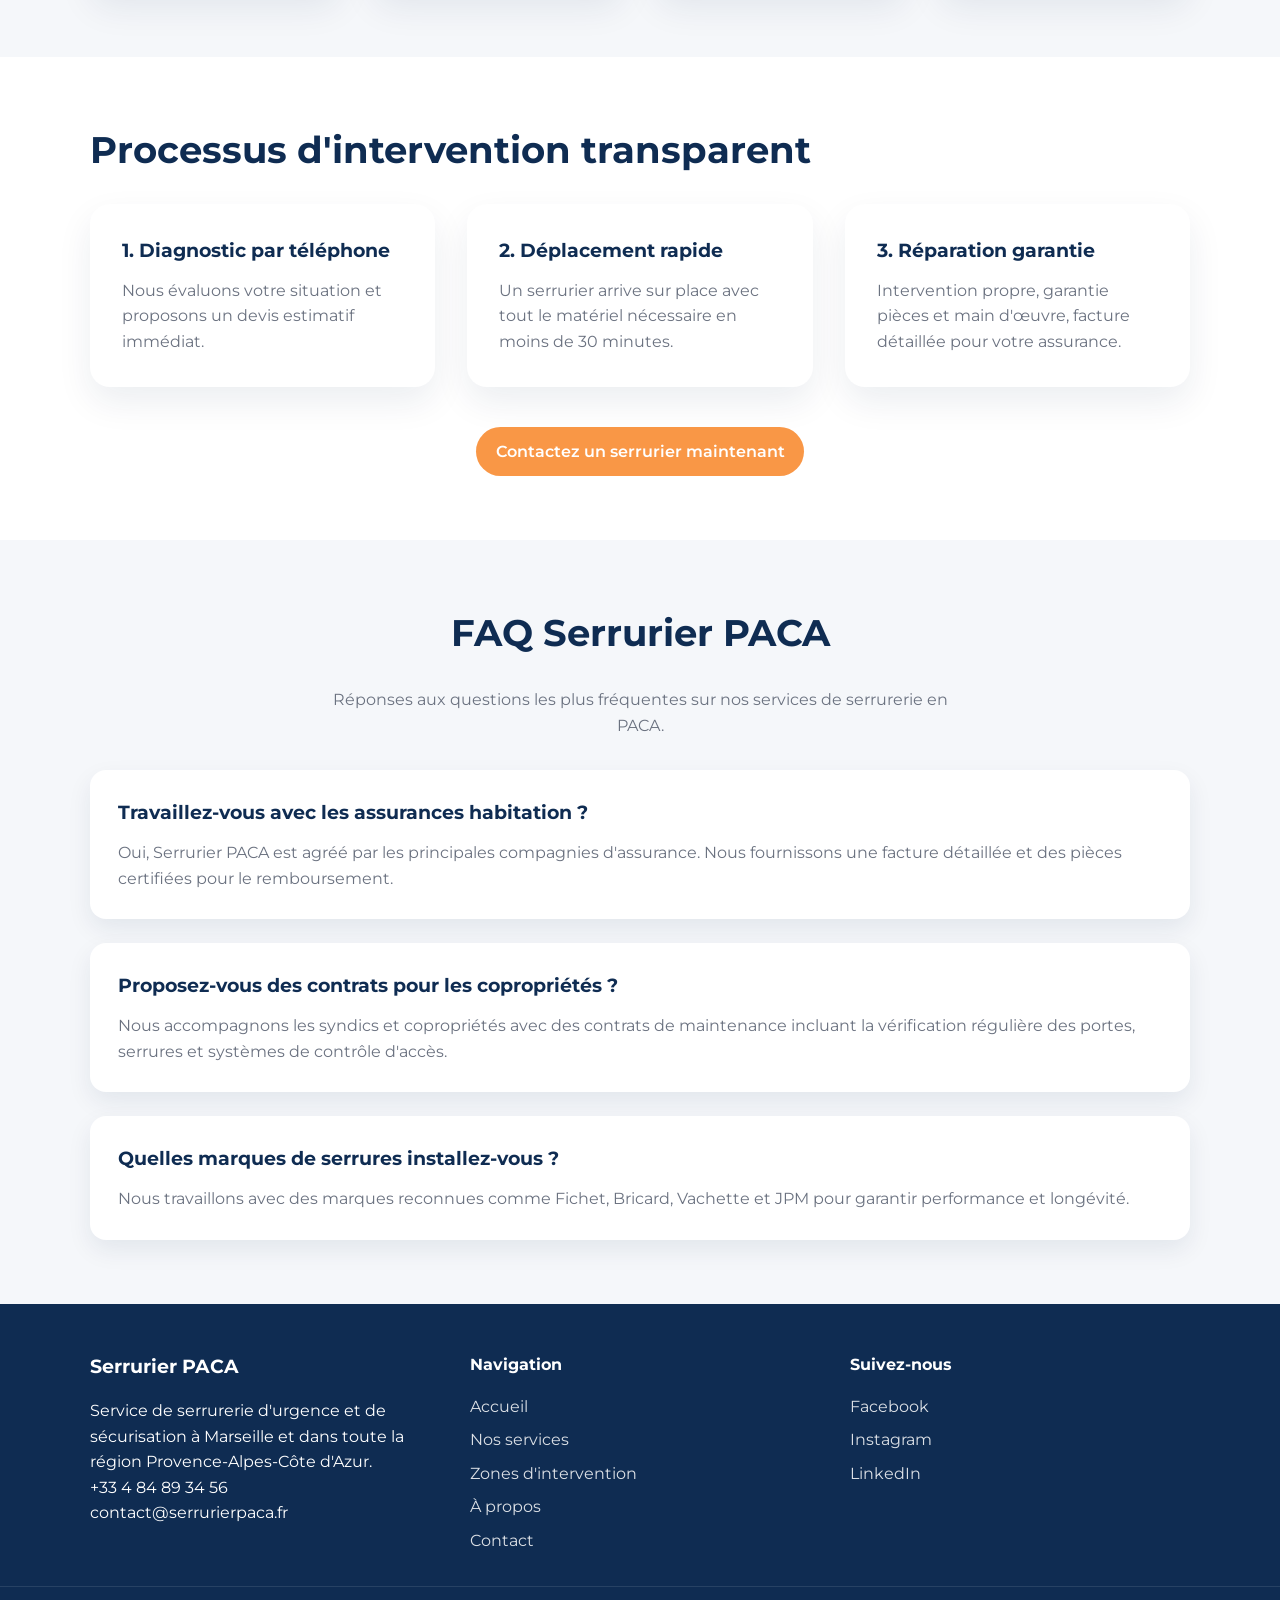
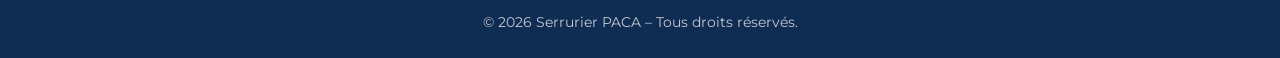
<file: services.html>
<!DOCTYPE html>
<html lang="fr">
<head>
  <meta charset="UTF-8" />
  <meta name="viewport" content="width=device-width, initial-scale=1.0" />
  <title>Nos services de serrurerie en PACA | Dépannage 24/7</title>
  <meta name="description" content="Serrurier PACA : découvrez nos services de serrurerie à Marseille, Toulon, Aix et Nice. Ouverture de porte, dépannage d'urgence, blindage et sécurisation." />
  <link rel="preconnect" href="https://fonts.googleapis.com" />
  <link rel="preconnect" href="https://fonts.gstatic.com" crossorigin />
  <link href="https://fonts.googleapis.com/css2?family=Montserrat:wght@400;500;600;700&display=swap" rel="stylesheet" />
  <link rel="stylesheet" href="css/style.css" />
</head>
<body>
  <header class="top-bar">
    <div class="container flex between">
      <div class="logo">Serrurier <span>PACA</span></div>
      <div class="contact-bar">
        <a class="cta cta--secondary" href="tel:+33484893456">+33 4 84 89 34 56</a>
        <a class="cta" href="https://wa.me/33484893456" target="_blank" rel="noopener">WhatsApp</a>
      </div>
    </div>
  </header>

  <nav class="navbar">
    <div class="container flex between">
      <button class="menu-toggle" aria-expanded="false" aria-controls="primary-menu">☰</button>
      <ul id="primary-menu" class="nav-links">
        <li><a href="index.html">Accueil</a></li>
        <li><a href="services.html" class="active">Nos services</a></li>
        <li><a href="zones.html">Zones d'intervention</a></li>
        <li><a href="apropos.html">À propos</a></li>
        <li><a href="contact.html">Contact</a></li>
      </ul>
      <a class="cta" href="tel:+33484893456">Appelez maintenant – disponible 24/7</a>
    </div>
  </nav>

  <main>
    <section class="hero hero--inner">
      <div class="container">
        <p class="badge">Dépannage serrurerie 24/7</p>
        <h1>Nos services de serrurerie en Provence-Alpes-Côte d'Azur</h1>
        <p class="lead">Des interventions rapides et fiables pour sécuriser votre habitation ou votre commerce dans toute la région PACA.</p>
      </div>
    </section>

    <section class="section">
      <div class="container">
        <h2>Dépannage d'urgence et ouverture de porte</h2>
        <p>Besoin d'un <strong>serrurier à Marseille disponible 24/7</strong>&nbsp;? Notre équipe intervient de jour comme de nuit pour ouvrir une porte claquée, débloquer une serrure ou réparer les dégâts d'une effraction. Nous intervenons avec des outils adaptés pour préserver vos installations.</p>
        <div class="grid grid--3 services-grid">
          <article class="service-card">
            <div class="icon">🚪</div>
            <h3>Ouverture de porte claquée</h3>
            <p>Intervention sans dégâts pour récupérer l'accès à votre logement ou votre bureau.</p>
          </article>
          <article class="service-card">
            <div class="icon">🔐</div>
            <h3>Déblocage de serrure</h3>
            <p>Réparation de cylindre, extraction de clé cassée et remplacement des pièces endommagées.</p>
          </article>
          <article class="service-card">
            <div class="icon">🆘</div>
            <h3>Urgence cambriolage</h3>
            <p>Mise en sécurité immédiate après effraction avec fermeture provisoire et devis assuré.</p>
          </article>
        </div>
      </div>
    </section>

    <section class="section section--alt">
      <div class="container">
        <h2>Installation et sécurisation sur mesure</h2>
        <p>En complément des urgences, nous accompagnons les particuliers et les professionnels pour sécuriser durablement leurs accès. Nous proposons des solutions adaptées à chaque budget et conforme aux exigences des assurances.</p>
        <div class="grid grid--4 services-grid">
          <article class="service-card">
            <div class="icon">🛡️</div>
            <h3>Blindage de porte</h3>
            <p>Renforcement de votre porte existante ou installation d'une porte blindée certifiée.</p>
          </article>
          <article class="service-card">
            <div class="icon">🔒</div>
            <h3>Serrures multipoints A2P</h3>
            <p>Pose et remplacement de serrures haute sécurité conformes aux normes A2P.</p>
          </article>
          <article class="service-card">
            <div class="icon">🏢</div>
            <h3>Sécurisation de locaux pros</h3>
            <p>Contrôle d'accès, verrous connectés et sécurisation de rideaux métalliques.</p>
          </article>
          <article class="service-card">
            <div class="icon">🧰</div>
            <h3>Entretien &amp; maintenance</h3>
            <p>Contrats de maintenance pour vos serrures, portes automatiques et coffres-forts.</p>
          </article>
        </div>
      </div>
    </section>

    <section class="section">
      <div class="container">
        <h2>Processus d'intervention transparent</h2>
        <div class="grid grid--3">
          <article class="card">
            <h3>1. Diagnostic par téléphone</h3>
            <p>Nous évaluons votre situation et proposons un devis estimatif immédiat.</p>
          </article>
          <article class="card">
            <h3>2. Déplacement rapide</h3>
            <p>Un serrurier arrive sur place avec tout le matériel nécessaire en moins de 30 minutes.</p>
          </article>
          <article class="card">
            <h3>3. Réparation garantie</h3>
            <p>Intervention propre, garantie pièces et main d'œuvre, facture détaillée pour votre assurance.</p>
          </article>
        </div>
        <div class="cta-centered">
          <a class="cta" href="tel:+33484893456">Contactez un serrurier maintenant</a>
        </div>
      </div>
    </section>

    <section class="section section--alt">
      <div class="container">
        <div class="section-header">
          <h2>FAQ Serrurier PACA</h2>
          <p>Réponses aux questions les plus fréquentes sur nos services de serrurerie en PACA.</p>
        </div>
        <div class="faq" itemscope itemtype="https://schema.org/FAQPage">
          <article class="faq-item" itemprop="mainEntity" itemscope itemtype="https://schema.org/Question">
            <h3 itemprop="name">Travaillez-vous avec les assurances habitation&nbsp;?</h3>
            <div class="faq-answer" itemprop="acceptedAnswer" itemscope itemtype="https://schema.org/Answer">
              <p itemprop="text">Oui, Serrurier PACA est agréé par les principales compagnies d'assurance. Nous fournissons une facture détaillée et des pièces certifiées pour le remboursement.</p>
            </div>
          </article>
          <article class="faq-item" itemprop="mainEntity" itemscope itemtype="https://schema.org/Question">
            <h3 itemprop="name">Proposez-vous des contrats pour les copropriétés&nbsp;?</h3>
            <div class="faq-answer" itemprop="acceptedAnswer" itemscope itemtype="https://schema.org/Answer">
              <p itemprop="text">Nous accompagnons les syndics et copropriétés avec des contrats de maintenance incluant la vérification régulière des portes, serrures et systèmes de contrôle d'accès.</p>
            </div>
          </article>
          <article class="faq-item" itemprop="mainEntity" itemscope itemtype="https://schema.org/Question">
            <h3 itemprop="name">Quelles marques de serrures installez-vous&nbsp;?</h3>
            <div class="faq-answer" itemprop="acceptedAnswer" itemscope itemtype="https://schema.org/Answer">
              <p itemprop="text">Nous travaillons avec des marques reconnues comme Fichet, Bricard, Vachette et JPM pour garantir performance et longévité.</p>
            </div>
          </article>
        </div>
      </div>
    </section>
  </main>

  <footer class="footer">
    <div class="container grid footer-grid">
      <div>
        <h3>Serrurier PACA</h3>
        <p>Service de serrurerie d'urgence et de sécurisation à Marseille et dans toute la région Provence-Alpes-Côte d'Azur.</p>
        <p class="footer-contact">
          <a href="tel:+33484893456">+33 4 84 89 34 56</a><br />
          <a href="mailto:contact@serrurierpaca.fr">contact@serrurierpaca.fr</a>
        </p>
      </div>
      <div>
        <h4>Navigation</h4>
        <ul class="footer-links">
          <li><a href="index.html">Accueil</a></li>
          <li><a href="services.html">Nos services</a></li>
          <li><a href="zones.html">Zones d'intervention</a></li>
          <li><a href="apropos.html">À propos</a></li>
          <li><a href="contact.html">Contact</a></li>
        </ul>
      </div>
      <div>
        <h4>Suivez-nous</h4>
        <ul class="footer-links">
          <li><a href="https://www.facebook.com" target="_blank" rel="noopener">Facebook</a></li>
          <li><a href="https://www.instagram.com" target="_blank" rel="noopener">Instagram</a></li>
          <li><a href="https://www.linkedin.com" target="_blank" rel="noopener">LinkedIn</a></li>
        </ul>
      </div>
    </div>
    <div class="footer-bottom">
      <p>&copy; <span id="current-year"></span> Serrurier PACA – Tous droits réservés.</p>
    </div>
  </footer>

  <script>
    const menuToggle = document.querySelector('.menu-toggle');
    const navLinks = document.querySelector('#primary-menu');
    menuToggle.addEventListener('click', () => {
      const expanded = menuToggle.getAttribute('aria-expanded') === 'true';
      menuToggle.setAttribute('aria-expanded', !expanded);
      navLinks.classList.toggle('nav-links--open');
    });

    document.getElementById('current-year').textContent = new Date().getFullYear();
  </script>
</body>
</html>
</file>
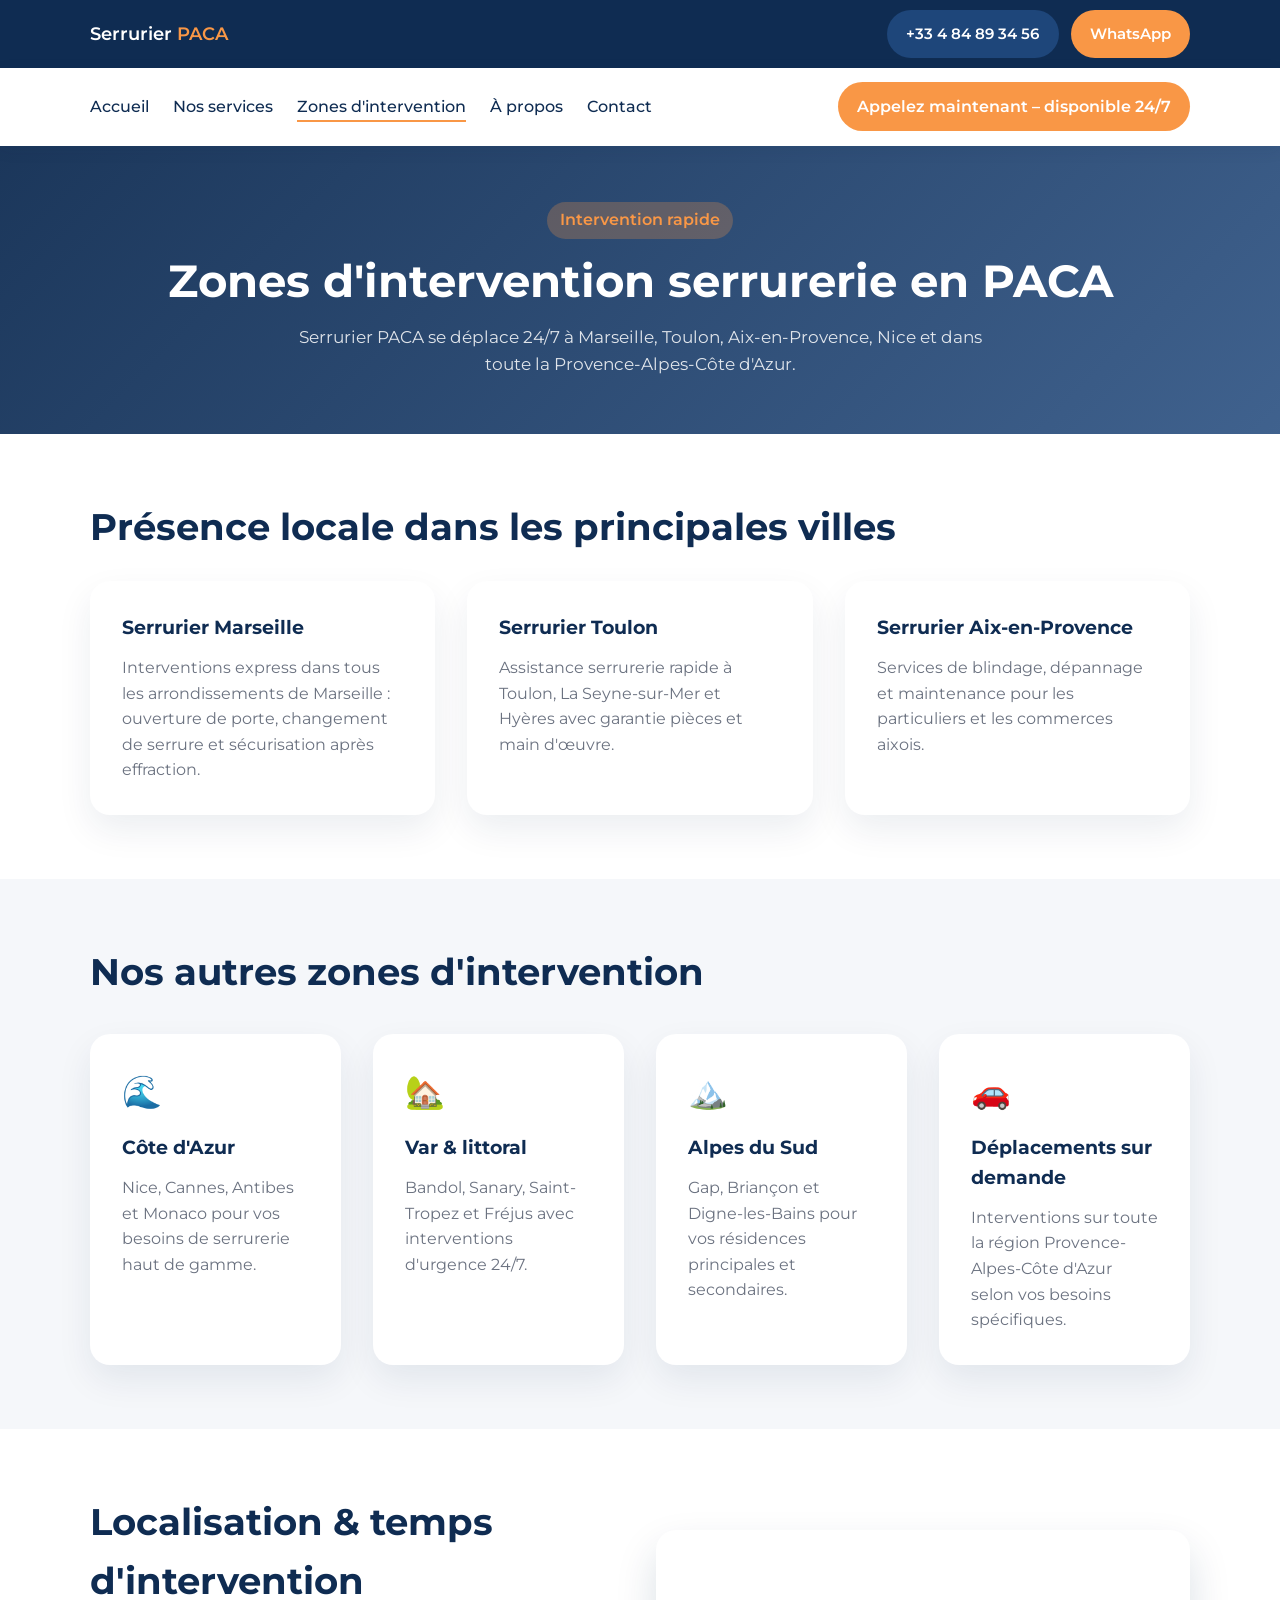
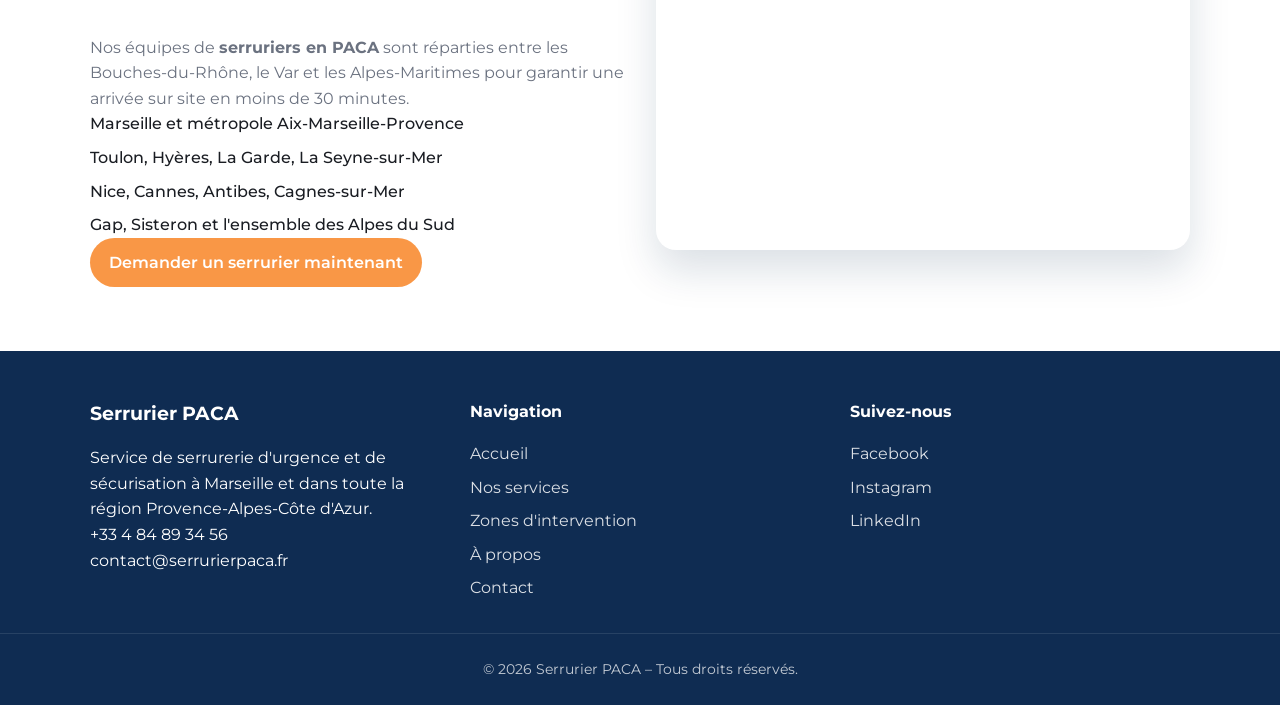
<file: zones.html>
<!DOCTYPE html>
<html lang="fr">
<head>
  <meta charset="UTF-8" />
  <meta name="viewport" content="width=device-width, initial-scale=1.0" />
  <title>Zones d'intervention | Serrurier PACA</title>
  <meta name="description" content="Serrurier PACA intervient à Marseille, Toulon, Aix-en-Provence, Nice et dans toute la région Provence-Alpes-Côte d'Azur. Dépannage serrurerie rapide 24/7." />
  <link rel="preconnect" href="https://fonts.googleapis.com" />
  <link rel="preconnect" href="https://fonts.gstatic.com" crossorigin />
  <link href="https://fonts.googleapis.com/css2?family=Montserrat:wght@400;500;600;700&display=swap" rel="stylesheet" />
  <link rel="stylesheet" href="css/style.css" />
</head>
<body>
  <header class="top-bar">
    <div class="container flex between">
      <div class="logo">Serrurier <span>PACA</span></div>
      <div class="contact-bar">
        <a class="cta cta--secondary" href="tel:+33484893456">+33 4 84 89 34 56</a>
        <a class="cta" href="https://wa.me/33484893456" target="_blank" rel="noopener">WhatsApp</a>
      </div>
    </div>
  </header>

  <nav class="navbar">
    <div class="container flex between">
      <button class="menu-toggle" aria-expanded="false" aria-controls="primary-menu">☰</button>
      <ul id="primary-menu" class="nav-links">
        <li><a href="index.html">Accueil</a></li>
        <li><a href="services.html">Nos services</a></li>
        <li><a href="zones.html" class="active">Zones d'intervention</a></li>
        <li><a href="apropos.html">À propos</a></li>
        <li><a href="contact.html">Contact</a></li>
      </ul>
      <a class="cta" href="tel:+33484893456">Appelez maintenant – disponible 24/7</a>
    </div>
  </nav>

  <main>
    <section class="hero hero--inner">
      <div class="container">
        <p class="badge">Intervention rapide</p>
        <h1>Zones d'intervention serrurerie en PACA</h1>
        <p class="lead">Serrurier PACA se déplace 24/7 à Marseille, Toulon, Aix-en-Provence, Nice et dans toute la Provence-Alpes-Côte d'Azur.</p>
      </div>
    </section>

    <section class="section">
      <div class="container">
        <h2>Présence locale dans les principales villes</h2>
        <div class="grid grid--3">
          <article class="card">
            <h3>Serrurier Marseille</h3>
            <p>Interventions express dans tous les arrondissements de Marseille : ouverture de porte, changement de serrure et sécurisation après effraction.</p>
          </article>
          <article class="card">
            <h3>Serrurier Toulon</h3>
            <p>Assistance serrurerie rapide à Toulon, La Seyne-sur-Mer et Hyères avec garantie pièces et main d'œuvre.</p>
          </article>
          <article class="card">
            <h3>Serrurier Aix-en-Provence</h3>
            <p>Services de blindage, dépannage et maintenance pour les particuliers et les commerces aixois.</p>
          </article>
        </div>
      </div>
    </section>

    <section class="section section--alt">
      <div class="container">
        <h2>Nos autres zones d'intervention</h2>
        <div class="grid grid--4 services-grid">
          <article class="service-card">
            <div class="icon">🌊</div>
            <h3>Côte d'Azur</h3>
            <p>Nice, Cannes, Antibes et Monaco pour vos besoins de serrurerie haut de gamme.</p>
          </article>
          <article class="service-card">
            <div class="icon">🏡</div>
            <h3>Var &amp; littoral</h3>
            <p>Bandol, Sanary, Saint-Tropez et Fréjus avec interventions d'urgence 24/7.</p>
          </article>
          <article class="service-card">
            <div class="icon">🏔️</div>
            <h3>Alpes du Sud</h3>
            <p>Gap, Briançon et Digne-les-Bains pour vos résidences principales et secondaires.</p>
          </article>
          <article class="service-card">
            <div class="icon">🚗</div>
            <h3>Déplacements sur demande</h3>
            <p>Interventions sur toute la région Provence-Alpes-Côte d'Azur selon vos besoins spécifiques.</p>
          </article>
        </div>
      </div>
    </section>

    <section class="section">
      <div class="container grid map-grid">
        <div>
          <h2>Localisation &amp; temps d'intervention</h2>
          <p>Nos équipes de <strong>serruriers en PACA</strong> sont réparties entre les Bouches-du-Rhône, le Var et les Alpes-Maritimes pour garantir une arrivée sur site en moins de 30 minutes.</p>
          <ul class="reassurance">
            <li>Marseille et métropole Aix-Marseille-Provence</li>
            <li>Toulon, Hyères, La Garde, La Seyne-sur-Mer</li>
            <li>Nice, Cannes, Antibes, Cagnes-sur-Mer</li>
            <li>Gap, Sisteron et l'ensemble des Alpes du Sud</li>
          </ul>
          <a class="cta" href="tel:+33484893456">Demander un serrurier maintenant</a>
        </div>
        <div class="map-wrapper">
          <iframe title="Zones d'intervention Serrurier PACA" src="https://www.google.com/maps/embed?pb=!1m18!1m12!1m3!1d836934.4095701034!2d4.2284549499999995!3d43.708511549999994!2m3!1f0!2f0!3f0!3m2!1i1024!2i768!4f13.1!3m3!1m2!1s0x12c9c0f62f90b5ef%3A0x400d83570a06fe0!2sProvence-Alpes-C%C3%B4te%20d'Azur!5e0!3m2!1sfr!2sfr!4v1700000000000!5m2!1sfr!2sfr" width="100%" height="320" style="border:0;" allowfullscreen="" loading="lazy" referrerpolicy="no-referrer-when-downgrade"></iframe>
        </div>
      </div>
    </section>
  </main>

  <footer class="footer">
    <div class="container grid footer-grid">
      <div>
        <h3>Serrurier PACA</h3>
        <p>Service de serrurerie d'urgence et de sécurisation à Marseille et dans toute la région Provence-Alpes-Côte d'Azur.</p>
        <p class="footer-contact">
          <a href="tel:+33484893456">+33 4 84 89 34 56</a><br />
          <a href="mailto:contact@serrurierpaca.fr">contact@serrurierpaca.fr</a>
        </p>
      </div>
      <div>
        <h4>Navigation</h4>
        <ul class="footer-links">
          <li><a href="index.html">Accueil</a></li>
          <li><a href="services.html">Nos services</a></li>
          <li><a href="zones.html">Zones d'intervention</a></li>
          <li><a href="apropos.html">À propos</a></li>
          <li><a href="contact.html">Contact</a></li>
        </ul>
      </div>
      <div>
        <h4>Suivez-nous</h4>
        <ul class="footer-links">
          <li><a href="https://www.facebook.com" target="_blank" rel="noopener">Facebook</a></li>
          <li><a href="https://www.instagram.com" target="_blank" rel="noopener">Instagram</a></li>
          <li><a href="https://www.linkedin.com" target="_blank" rel="noopener">LinkedIn</a></li>
        </ul>
      </div>
    </div>
    <div class="footer-bottom">
      <p>&copy; <span id="current-year"></span> Serrurier PACA – Tous droits réservés.</p>
    </div>
  </footer>

  <script>
    const menuToggle = document.querySelector('.menu-toggle');
    const navLinks = document.querySelector('#primary-menu');
    menuToggle.addEventListener('click', () => {
      const expanded = menuToggle.getAttribute('aria-expanded') === 'true';
      menuToggle.setAttribute('aria-expanded', !expanded);
      navLinks.classList.toggle('nav-links--open');
    });

    document.getElementById('current-year').textContent = new Date().getFullYear();
  </script>
</body>
</html>
</file>
<file: css/style.css>
:root {
  --primary: #0f2c52;
  --secondary: #1e467a;
  --accent: #f99746;
  --light: #f5f7fa;
  --text: #1a1d23;
  --muted: #6b7280;
  --white: #ffffff;
  font-size: 16px;
}

* {
  box-sizing: border-box;
  margin: 0;
  padding: 0;
}

body {
  font-family: 'Montserrat', sans-serif;
  color: var(--text);
  background-color: var(--white);
  line-height: 1.6;
}

a {
  color: inherit;
  text-decoration: none;
}

a:hover,
a:focus {
  text-decoration: underline;
}

img {
  max-width: 100%;
  display: block;
}

.container {
  width: min(1100px, 92vw);
  margin: 0 auto;
}

.flex {
  display: flex;
  align-items: center;
}

.flex.between {
  justify-content: space-between;
}

.grid {
  display: grid;
  gap: 2rem;
}

.grid--3 {
  grid-template-columns: repeat(auto-fit, minmax(220px, 1fr));
}

.grid--4 {
  grid-template-columns: repeat(auto-fit, minmax(200px, 1fr));
}

.top-bar {
  background: var(--primary);
  color: var(--white);
  padding: 0.6rem 0;
  font-size: 0.95rem;
}

.logo {
  font-size: 1.1rem;
  font-weight: 600;
}

.logo span {
  color: var(--accent);
}

.contact-bar {
  display: flex;
  gap: 0.75rem;
}

.navbar {
  background: var(--white);
  box-shadow: 0 4px 15px rgba(15, 44, 82, 0.08);
  position: sticky;
  top: 0;
  z-index: 10;
}

.navbar .container {
  padding: 0.9rem 0;
  gap: 1rem;
}

.menu-toggle {
  display: none;
  background: transparent;
  border: none;
  font-size: 1.8rem;
  color: var(--primary);
}

.nav-links {
  list-style: none;
  display: flex;
  gap: 1.5rem;
  font-weight: 500;
}

.nav-links a {
  color: var(--primary);
  padding-bottom: 0.25rem;
  border-bottom: 2px solid transparent;
  transition: border-color 0.2s ease;
}

.nav-links a:hover,
.nav-links a.active {
  border-color: var(--accent);
}

.cta {
  background: var(--accent);
  color: var(--white);
  padding: 0.75rem 1.2rem;
  border-radius: 999px;
  font-weight: 600;
  transition: transform 0.2s ease, box-shadow 0.2s ease;
  display: inline-flex;
  align-items: center;
  justify-content: center;
}

.cta:hover,
.cta:focus {
  text-decoration: none;
  transform: translateY(-1px);
  box-shadow: 0 10px 25px rgba(249, 151, 70, 0.3);
}

.cta--secondary {
  background: var(--secondary);
}

.cta--ghost {
  background: transparent;
  color: var(--primary);
  border: 2px solid var(--primary);
}

.hero {
  background: linear-gradient(135deg, rgba(15, 44, 82, 0.92), rgba(30, 70, 122, 0.85)), url('../images/serrurier.svg') center/cover no-repeat;
  color: var(--white);
  padding: 4.5rem 0;
}

.hero__grid {
  align-items: center;
  grid-template-columns: repeat(auto-fit, minmax(280px, 1fr));
}

.badge {
  display: inline-block;
  background: rgba(249, 151, 70, 0.2);
  color: var(--accent);
  padding: 0.35rem 0.8rem;
  border-radius: 999px;
  font-weight: 600;
  margin-bottom: 1rem;
}

.hero h1 {
  font-size: clamp(2rem, 5vw, 2.8rem);
  line-height: 1.2;
  margin-bottom: 1rem;
}

.lead {
  font-size: 1.05rem;
  margin-bottom: 1.5rem;
}

.cta-group {
  display: flex;
  gap: 1rem;
  margin-bottom: 1.5rem;
  flex-wrap: wrap;
}

.reassurance {
  list-style: none;
  display: grid;
  gap: 0.5rem;
  font-weight: 500;
}

.hero__card {
  background: rgba(255, 255, 255, 0.98);
  color: var(--text);
  border-radius: 20px;
  padding: 2rem;
  box-shadow: 0 25px 50px rgba(15, 44, 82, 0.25);
}

.hero__card h2 {
  color: var(--primary);
  margin-bottom: 1.5rem;
}

.hero__form {
  display: grid;
  gap: 1rem;
}

.hero__form label {
  font-weight: 600;
  color: var(--primary);
}

.hero__form input,
.hero__form select,
.form input,
.form textarea {
  padding: 0.75rem;
  border-radius: 12px;
  border: 1px solid rgba(15, 44, 82, 0.2);
  font: inherit;
  transition: border-color 0.2s ease, box-shadow 0.2s ease;
}

.hero__form input:focus,
.hero__form select:focus,
.form input:focus,
.form textarea:focus {
  outline: none;
  border-color: var(--accent);
  box-shadow: 0 0 0 3px rgba(249, 151, 70, 0.2);
}

.section {
  padding: 4rem 0;
}

.section--alt {
  background: var(--light);
}

.section-header {
  text-align: center;
  max-width: 650px;
  margin: 0 auto 2rem;
}

.section h2 {
  font-size: clamp(1.8rem, 4vw, 2.3rem);
  color: var(--primary);
  margin-bottom: 1.5rem;
}

.section p {
  color: var(--muted);
}

.card,
.service-card {
  background: var(--white);
  padding: 2rem;
  border-radius: 20px;
  box-shadow: 0 15px 35px rgba(15, 44, 82, 0.08);
}

.card h3,
.service-card h3 {
  color: var(--primary);
  margin-bottom: 0.75rem;
}

.service-card .icon {
  font-size: 2rem;
  margin-bottom: 1rem;
}

.services-grid {
  margin-top: 2rem;
}

.cta-centered {
  text-align: center;
  margin-top: 2.5rem;
}

.testimonial-grid {
  grid-template-columns: repeat(auto-fit, minmax(260px, 1fr));
  align-items: center;
}

.testimonials {
  display: grid;
  gap: 1.25rem;
}

blockquote {
  background: var(--white);
  padding: 1.5rem;
  border-radius: 16px;
  border-left: 4px solid var(--accent);
  font-style: italic;
  box-shadow: 0 15px 30px rgba(15, 44, 82, 0.1);
}

blockquote cite {
  display: block;
  margin-top: 1rem;
  font-weight: 600;
  font-style: normal;
  color: var(--secondary);
}

.faq {
  display: grid;
  gap: 1.5rem;
}

.faq-item {
  background: var(--white);
  padding: 1.75rem;
  border-radius: 16px;
  box-shadow: 0 10px 25px rgba(15, 44, 82, 0.08);
}

.faq-item h3 {
  color: var(--primary);
  margin-bottom: 0.75rem;
}

.faq-answer p {
  color: var(--muted);
}

.footer {
  background: var(--primary);
  color: var(--white);
  padding-top: 3rem;
}

.footer-grid {
  grid-template-columns: repeat(auto-fit, minmax(200px, 1fr));
  gap: 2.5rem;
}

.footer h3,
.footer h4 {
  margin-bottom: 1rem;
}

.footer-links {
  list-style: none;
  display: grid;
  gap: 0.5rem;
}

.footer-links a {
  color: rgba(255, 255, 255, 0.85);
}

.footer-contact a {
  color: var(--white);
}

.footer-bottom {
  margin-top: 2rem;
  padding: 1.5rem 0;
  text-align: center;
  border-top: 1px solid rgba(255, 255, 255, 0.1);
  font-size: 0.9rem;
  color: rgba(255, 255, 255, 0.75);
}

@media (max-width: 900px) {
  .navbar .container {
    flex-wrap: wrap;
  }

  .nav-links {
    display: none;
    width: 100%;
    flex-direction: column;
    gap: 1rem;
    padding-top: 1rem;
  }

  .nav-links--open {
    display: flex;
  }

  .menu-toggle {
    display: block;
  }

  .navbar .cta {
    width: 100%;
    justify-content: center;
  }

  .contact-bar {
    display: none;
  }
}

@media (max-width: 640px) {
  .hero {
    padding: 3.5rem 0;
  }

  .hero__card {
    padding: 1.5rem;
  }

  .cta {
    width: 100%;
  }

  .cta-group {
    flex-direction: column;
  }
}

.hero--inner {
  color: var(--white);
  background: linear-gradient(135deg, rgba(15, 44, 82, 0.95), rgba(30, 70, 122, 0.85));
  padding: 3.5rem 0;
  text-align: center;
}

.hero--inner .badge {
  background: rgba(249, 151, 70, 0.25);
}

.hero--inner .lead {
  color: rgba(255, 255, 255, 0.85);
  max-width: 720px;
  margin: 0.75rem auto 0;
}

.map-grid {
  grid-template-columns: repeat(auto-fit, minmax(280px, 1fr));
  align-items: center;
}

.map-wrapper {
  border-radius: 20px;
  overflow: hidden;
  box-shadow: 0 20px 40px rgba(15, 44, 82, 0.15);
}

.map-wrapper iframe {
  display: block;
}

.contact-grid {
  grid-template-columns: repeat(auto-fit, minmax(280px, 1fr));
  align-items: start;
}

.contact-cards {
  display: grid;
  gap: 1rem;
  margin: 1.5rem 0 2rem;
}

.contact-card {
  display: flex;
  gap: 1rem;
  align-items: center;
  background: var(--white);
  border-radius: 16px;
  padding: 1rem 1.25rem;
  box-shadow: 0 15px 30px rgba(15, 44, 82, 0.08);
  transition: transform 0.2s ease;
}

.contact-card:hover,
.contact-card:focus {
  transform: translateY(-2px);
  text-decoration: none;
}

.contact-card .icon {
  font-size: 1.8rem;
}

.contact-card small {
  display: block;
  color: var(--muted);
  margin-top: 0.25rem;
}

.form-card {
  background: var(--white);
  border-radius: 20px;
  padding: 2rem;
  box-shadow: 0 20px 40px rgba(15, 44, 82, 0.12);
}

.form {
  display: grid;
  gap: 1rem;
  margin-top: 1.5rem;
}

.form label {
  font-weight: 600;
  color: var(--primary);
}

.form textarea {
  resize: vertical;
}

@media (max-width: 640px) {
  .form-card {
    padding: 1.5rem;
  }
}

.about-grid,
.team-grid {
  grid-template-columns: repeat(auto-fit, minmax(280px, 1fr));
  align-items: start;
}

.about-card {
  background: var(--white);
  border-radius: 20px;
  padding: 2rem;
  box-shadow: 0 20px 40px rgba(15, 44, 82, 0.1);
}

.about-stats {
  list-style: none;
  display: grid;
  gap: 0.75rem;
  color: var(--muted);
}

.about-stats strong {
  color: var(--primary);
  font-size: 1.2rem;
}
</file>
